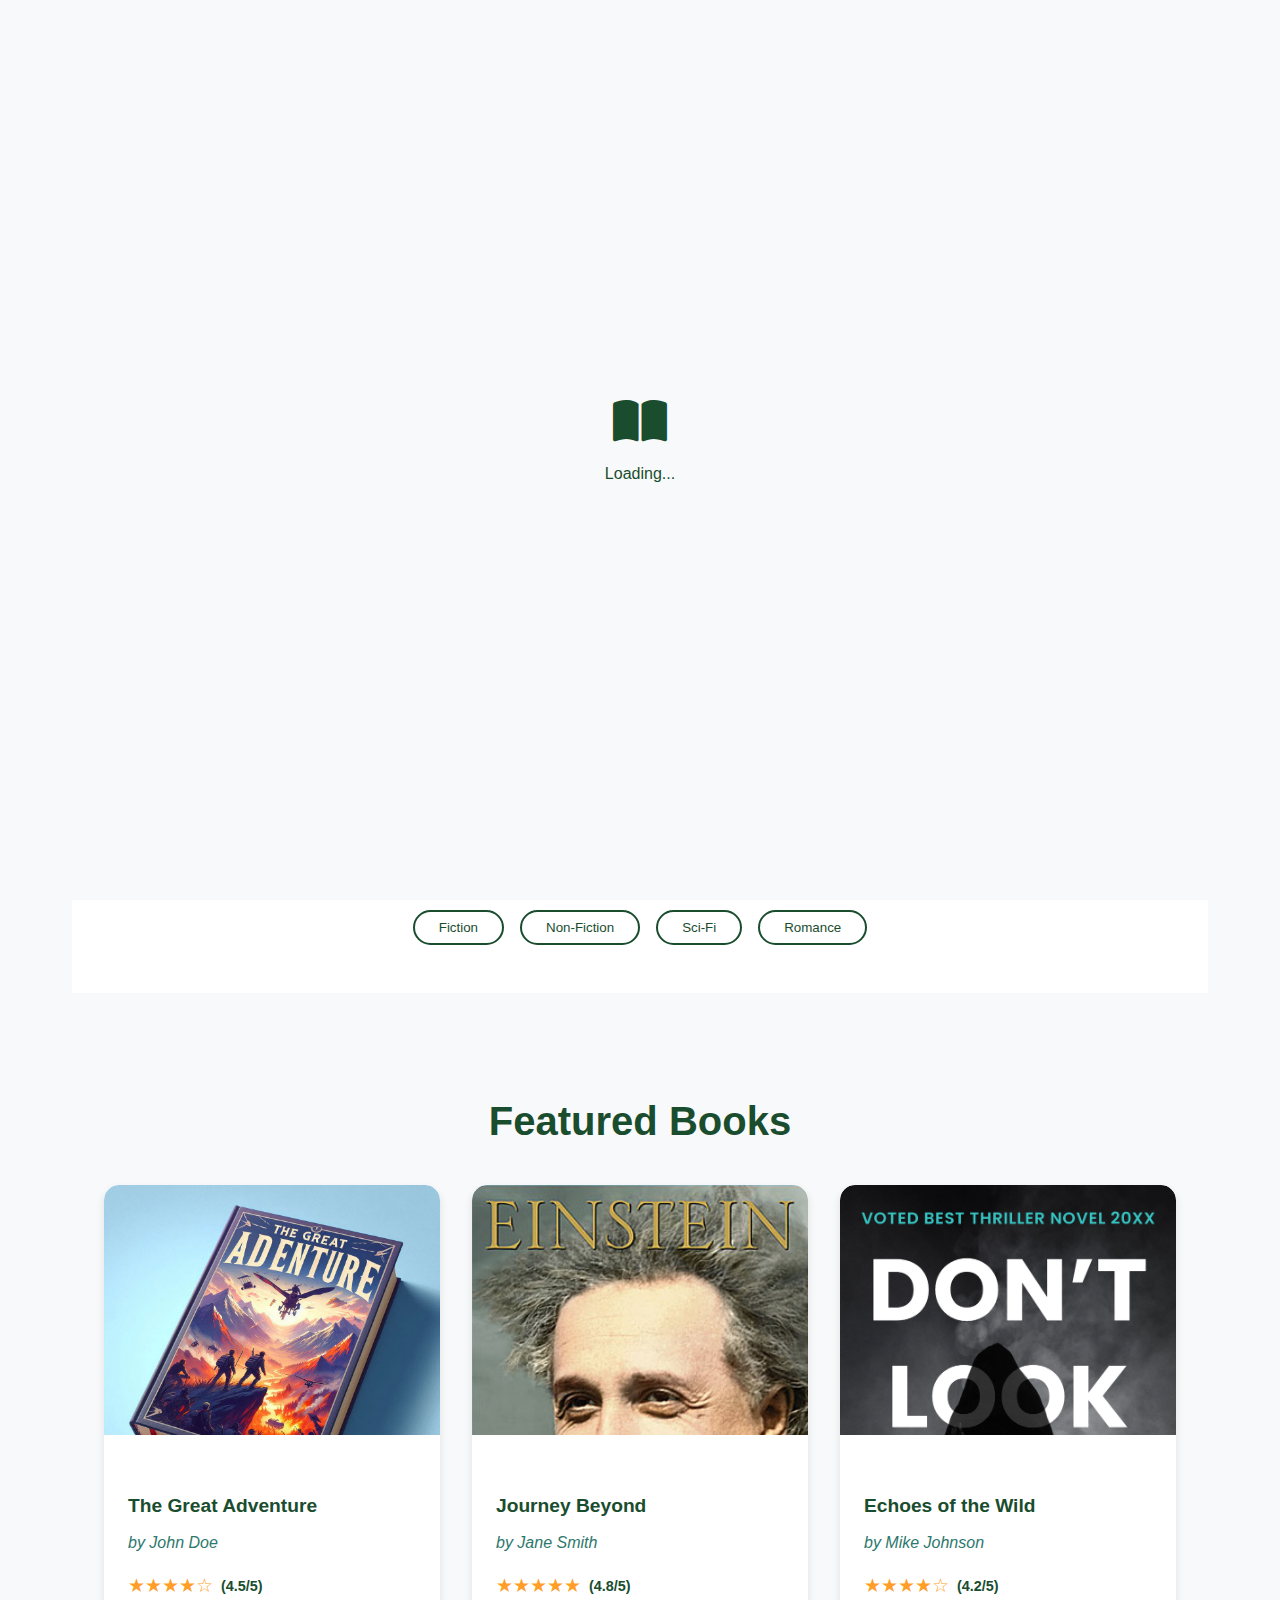
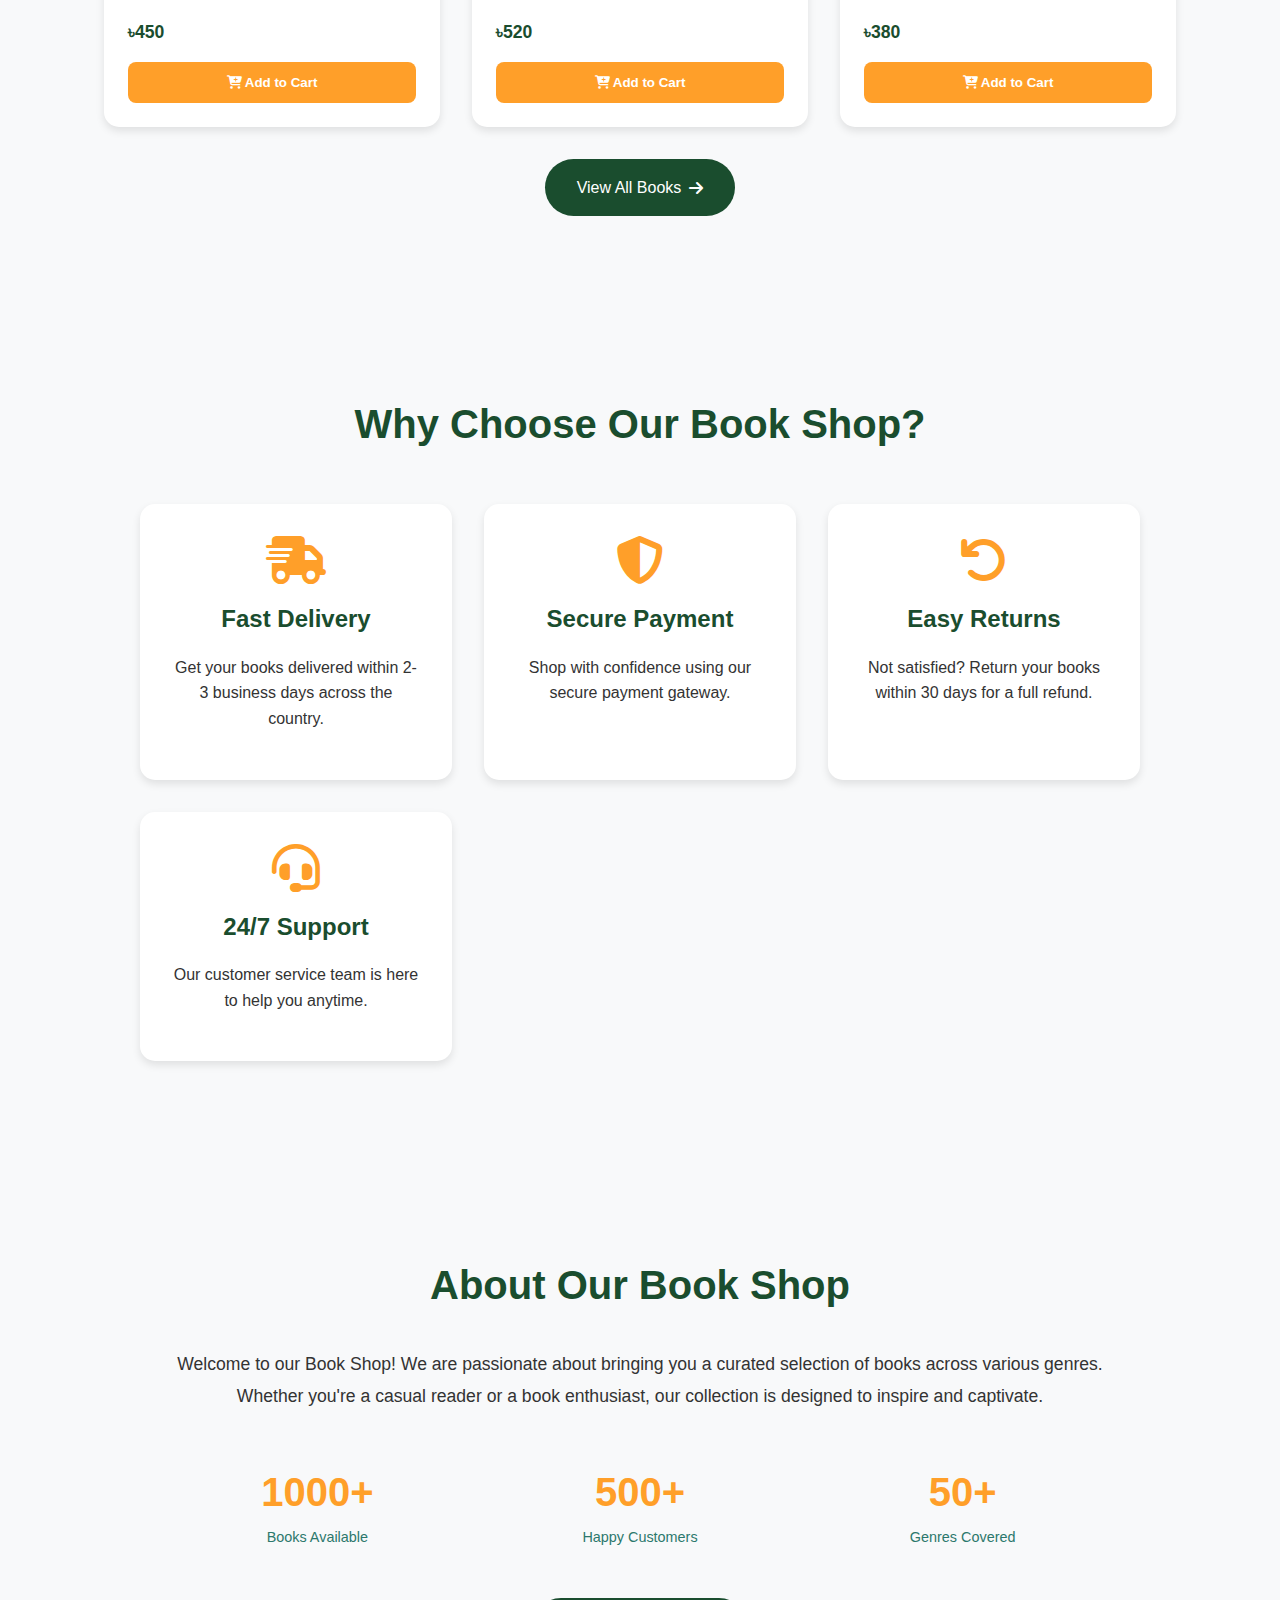
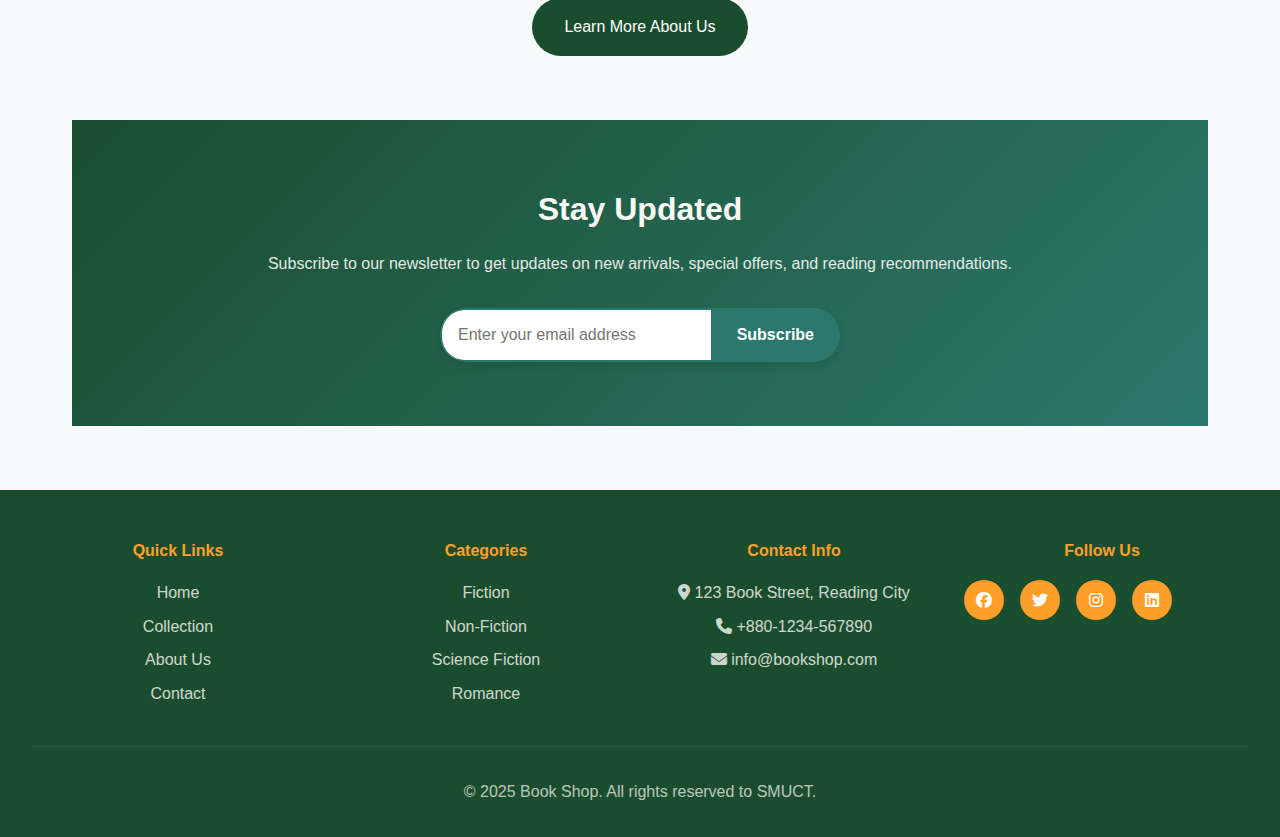
<file: index.html>
<!DOCTYPE html>
<html lang="en">
<head>
  <meta charset="UTF-8" />
  <meta name="viewport" content="width=device-width, initial-scale=1.0"/>
  <title>Book Shop | Discover Your Next Great Read</title>
  <meta name="description" content="Explore our curated collection of books across various genres. Find your next great read at our online book shop.">
  <meta name="keywords" content="books, online bookstore, fiction, non-fiction, reading, literature">
  <link rel="stylesheet" href="style.css">
  <link rel="stylesheet" href="https://cdnjs.cloudflare.com/ajax/libs/font-awesome/6.4.0/css/all.min.css">
</head>
<body>
  <div class="loader" id="loader">
    <div class="loader-content">
      <i class="fas fa-book-open"></i>
      <p>Loading...</p>
    </div>
  </div>

  <header>
    <div class="header-content">
      <h1><a href="index.html">📚 Book Shop</a></h1>
      <nav>
        <a href="index.html" class="active">Home</a>
        <a href="collection.html">Collection</a>
        <a href="about.html">About Us</a>
        <a href="contact.html">Contact</a>
        <div class="header-actions">
          <button class="theme-toggle" aria-label="Toggle theme">
            <i class="fas fa-moon"></i>
          </button>
          <div class="cart-icon">
            <i class="fas fa-shopping-cart"></i>
            <span class="cart-count">0</span>
          </div>
        </div>
      </nav>
    </div>
  </header>
  <main>
    <section class="hero">
      <div class="hero-content">
        <h2>Discover Your Next Great Read</h2>
        <p>Explore a world of stories, knowledge, and imagination with our carefully curated collection of books.</p>
        <div class="hero-actions">
          <a href="collection.html" class="cta-button primary">Browse Collection</a>
          <a href="#featured" class="cta-button secondary">See Featured Books</a>
        </div>
      </div>
      <div class="hero-image">
        <i class="fas fa-book-reader"></i>
      </div>
    </section>

    <section class="quick-search">
      <div class="search-container">
        <h3>Find Your Perfect Book</h3>
        <div class="search-box">
          <input type="text" placeholder="Search books, authors, or genres..." aria-label="Search books">
          <button type="button" aria-label="Search"><i class="fas fa-search"></i></button>
        </div>
        <div class="quick-filters">
          <button class="filter-btn" data-genre="fiction">Fiction</button>
          <button class="filter-btn" data-genre="non-fiction">Non-Fiction</button>
          <button class="filter-btn" data-genre="sci-fi">Sci-Fi</button>
          <button class="filter-btn" data-genre="romance">Romance</button>
        </div>
      </div>
    </section>

    <section id="featured" class="featured-books">
      <h2>Featured Books</h2>
      <div class="books-grid">
        <div class="book-card" data-book-id="book1">
          <div class="book-cover">
            <img src="images/TGA_CoverPage.png" alt="The Great Adventure" loading="lazy">
            <div class="book-overlay">
              <a href="book1.html" class="view-details">View Details</a>
            </div>
          </div>
          <div class="book-info">
            <h3>The Great Adventure</h3>
            <p class="author">by John Doe</p>
            <div class="rating">
              <span class="stars">★★★★☆</span>
              <span class="rating-text">(4.5/5)</span>
            </div>
            <p class="price">৳450</p>
            <button class="add-to-cart-btn" onclick="addToCart('book1', 'The Great Adventure', '৳450', 'images/TGA_CoverPage.png')">
              <i class="fas fa-cart-plus"></i> Add to Cart
            </button>
          </div>
        </div>

        <div class="book-card" data-book-id="book2">
          <div class="book-cover">
            <img src="images/book2.jpg" alt="Journey Beyond" loading="lazy">
            <div class="book-overlay">
              <a href="book2.html" class="view-details">View Details</a>
            </div>
          </div>
          <div class="book-info">
            <h3>Journey Beyond</h3>
            <p class="author">by Jane Smith</p>
            <div class="rating">
              <span class="stars">★★★★★</span>
              <span class="rating-text">(4.8/5)</span>
            </div>
            <p class="price">৳520</p>
            <button class="add-to-cart-btn" onclick="addToCart('book2', 'Journey Beyond', '৳520', 'images/book2.jpg')">
              <i class="fas fa-cart-plus"></i> Add to Cart
            </button>
          </div>
        </div>

        <div class="book-card" data-book-id="book3">
          <div class="book-cover">
            <img src="images/book3.png" alt="Echoes of the Wild" loading="lazy">
            <div class="book-overlay">
              <a href="book3.html" class="view-details">View Details</a>
            </div>
          </div>
          <div class="book-info">
            <h3>Echoes of the Wild</h3>
            <p class="author">by Mike Johnson</p>
            <div class="rating">
              <span class="stars">★★★★☆</span>
              <span class="rating-text">(4.2/5)</span>
            </div>
            <p class="price">৳380</p>
            <button class="add-to-cart-btn" onclick="addToCart('book3', 'Echoes of the Wild', '৳380', 'images/book3.png')">
              <i class="fas fa-cart-plus"></i> Add to Cart
            </button>
          </div>
        </div>
      </div>
      <div class="section-footer">
        <a href="collection.html" class="view-all-btn">View All Books <i class="fas fa-arrow-right"></i></a>
      </div>
    </section>

    <section class="why-choose-us">
      <h2>Why Choose Our Book Shop?</h2>
      <div class="features-grid">
        <div class="feature-card">
          <i class="fas fa-shipping-fast"></i>
          <h3>Fast Delivery</h3>
          <p>Get your books delivered within 2-3 business days across the country.</p>
        </div>
        <div class="feature-card">
          <i class="fas fa-shield-alt"></i>
          <h3>Secure Payment</h3>
          <p>Shop with confidence using our secure payment gateway.</p>
        </div>
        <div class="feature-card">
          <i class="fas fa-undo"></i>
          <h3>Easy Returns</h3>
          <p>Not satisfied? Return your books within 30 days for a full refund.</p>
        </div>
        <div class="feature-card">
          <i class="fas fa-headset"></i>
          <h3>24/7 Support</h3>
          <p>Our customer service team is here to help you anytime.</p>
        </div>
      </div>
    </section>

    <section class="about-us">
      <div class="about-content">
        <h2>About Our Book Shop</h2>
        <p>Welcome to our Book Shop! We are passionate about bringing you a curated selection of books across various genres. Whether you're a casual reader or a book enthusiast, our collection is designed to inspire and captivate.</p>
        <div class="stats">
          <div class="stat">
            <span class="stat-number">1000+</span>
            <span class="stat-label">Books Available</span>
          </div>
          <div class="stat">
            <span class="stat-number">500+</span>
            <span class="stat-label">Happy Customers</span>
          </div>
          <div class="stat">
            <span class="stat-number">50+</span>
            <span class="stat-label">Genres Covered</span>
          </div>
        </div>
        <a href="about.html" class="learn-more-btn">Learn More About Us</a>
      </div>
    </section>

    <section class="newsletter">
      <div class="newsletter-content">
        <h2>Stay Updated</h2>
        <p>Subscribe to our newsletter to get updates on new arrivals, special offers, and reading recommendations.</p>
        <form class="newsletter-form">
          <input type="email" placeholder="Enter your email address" required>
          <button type="submit">Subscribe</button>
        </form>
      </div>
    </section>
  </main>
  <footer>
    <div class="footer-content">
      <div class="footer-section">
        <h4>Quick Links</h4>
        <ul>
          <li><a href="index.html">Home</a></li>
          <li><a href="collection.html">Collection</a></li>
          <li><a href="about.html">About Us</a></li>
          <li><a href="contact.html">Contact</a></li>
        </ul>
      </div>
      <div class="footer-section">
        <h4>Categories</h4>
        <ul>
          <li><a href="collection.html#fiction">Fiction</a></li>
          <li><a href="collection.html#non-fiction">Non-Fiction</a></li>
          <li><a href="collection.html#sci-fi">Science Fiction</a></li>
          <li><a href="collection.html#romance">Romance</a></li>
        </ul>
      </div>
      <div class="footer-section">
        <h4>Contact Info</h4>
        <p><i class="fas fa-map-marker-alt"></i> 123 Book Street, Reading City</p>
        <p><i class="fas fa-phone"></i> +880-1234-567890</p>
        <p><i class="fas fa-envelope"></i> info@bookshop.com</p>
      </div>
      <div class="footer-section">
        <h4>Follow Us</h4>
        <div class="social-links">
          <a href="#" class="social-link"><i class="fab fa-facebook"></i></a>
          <a href="#" class="social-link"><i class="fab fa-twitter"></i></a>
          <a href="#" class="social-link"><i class="fab fa-instagram"></i></a>
          <a href="#" class="social-link"><i class="fab fa-linkedin"></i></a>
        </div>
      </div>
    </div>
    <div class="footer-bottom">
      <p>&copy; 2025 Book Shop. All rights reserved to SMUCT.</p>
    </div>
  </footer>

  <script src="script.js"></script>
</body>
</html>
</file>
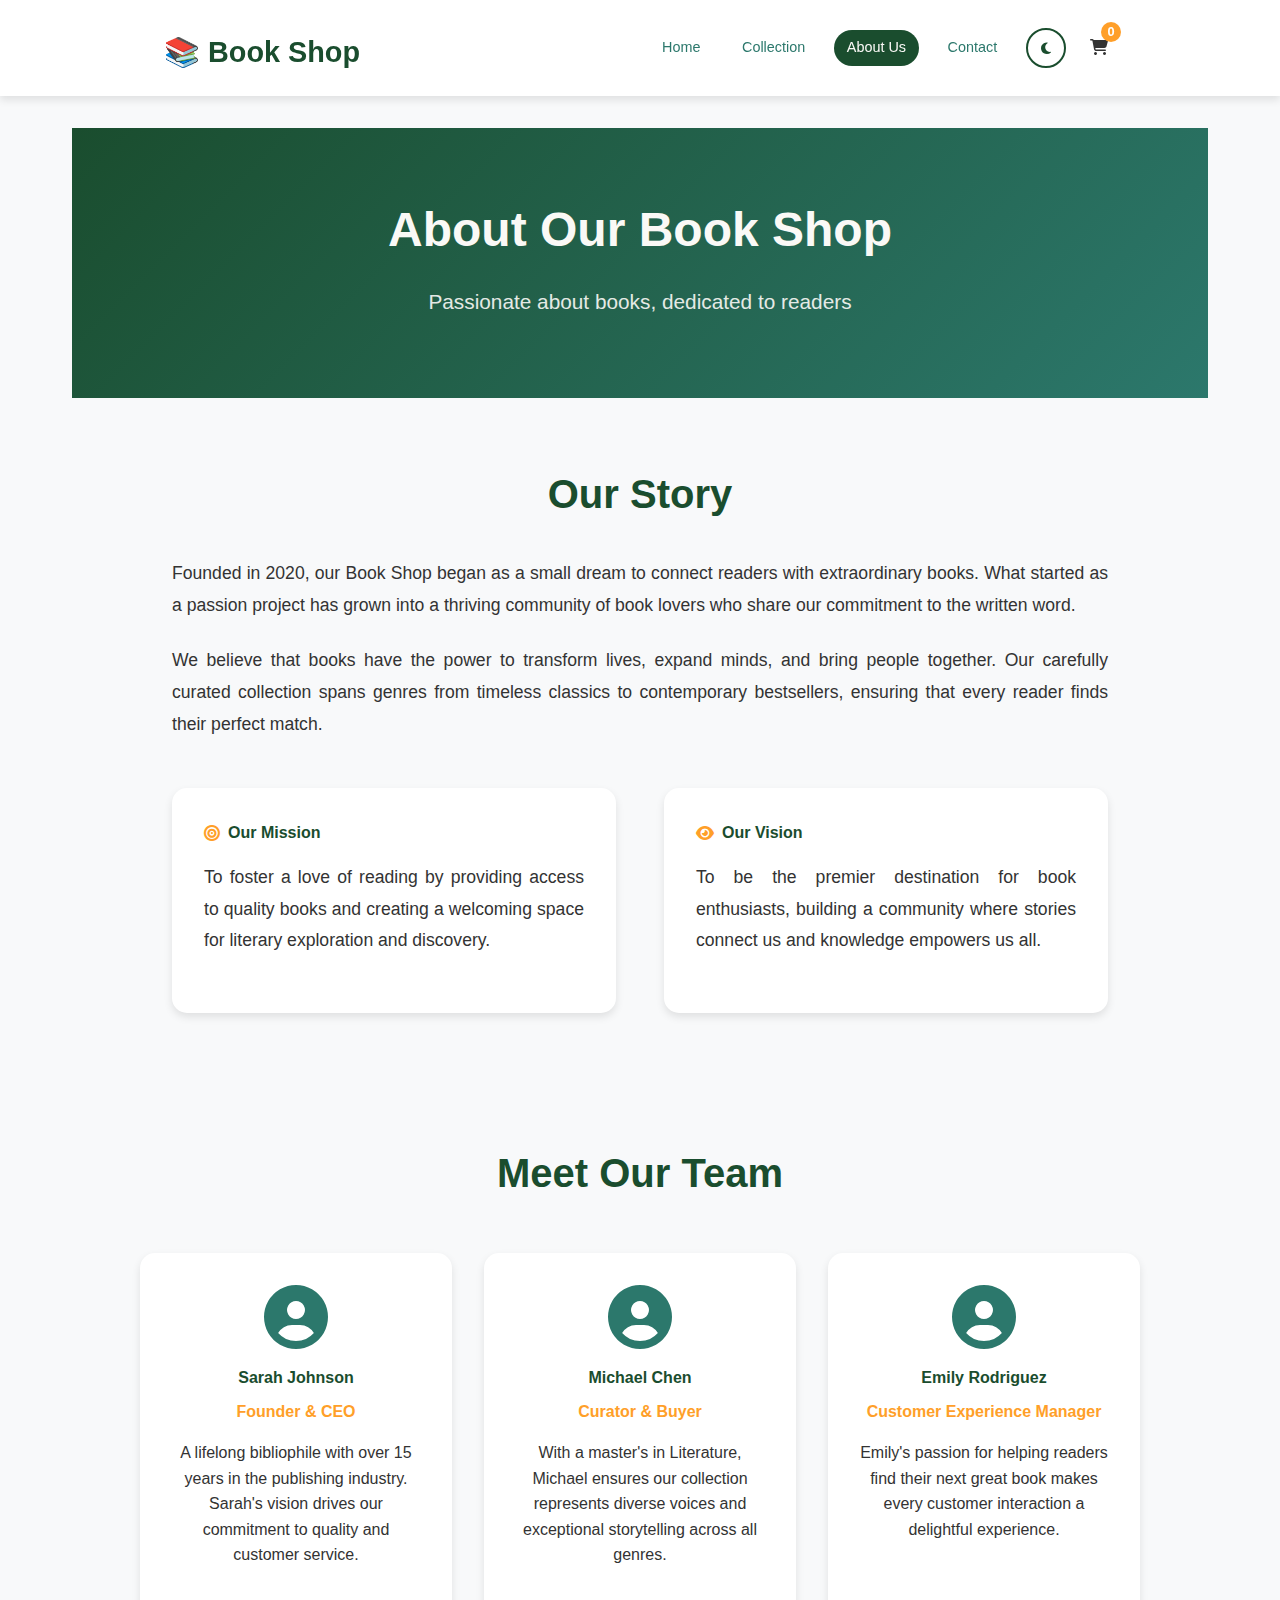
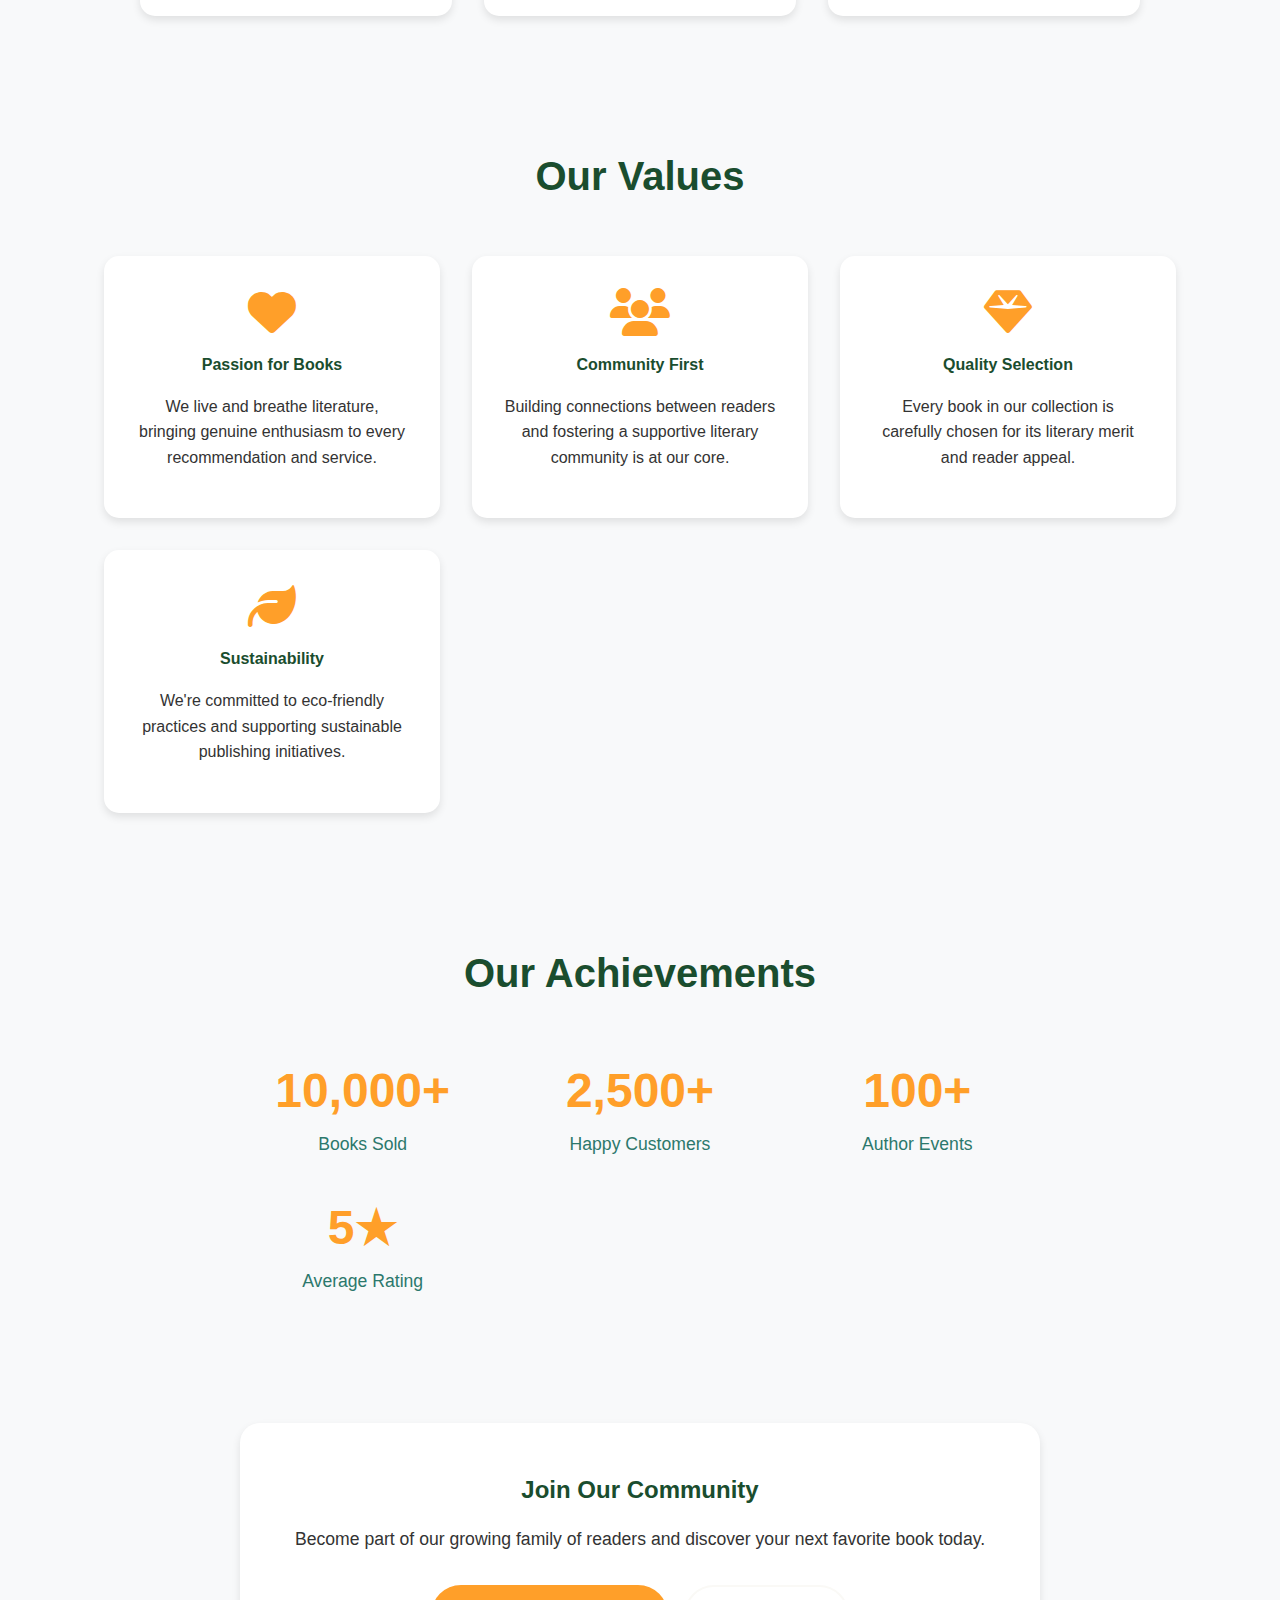
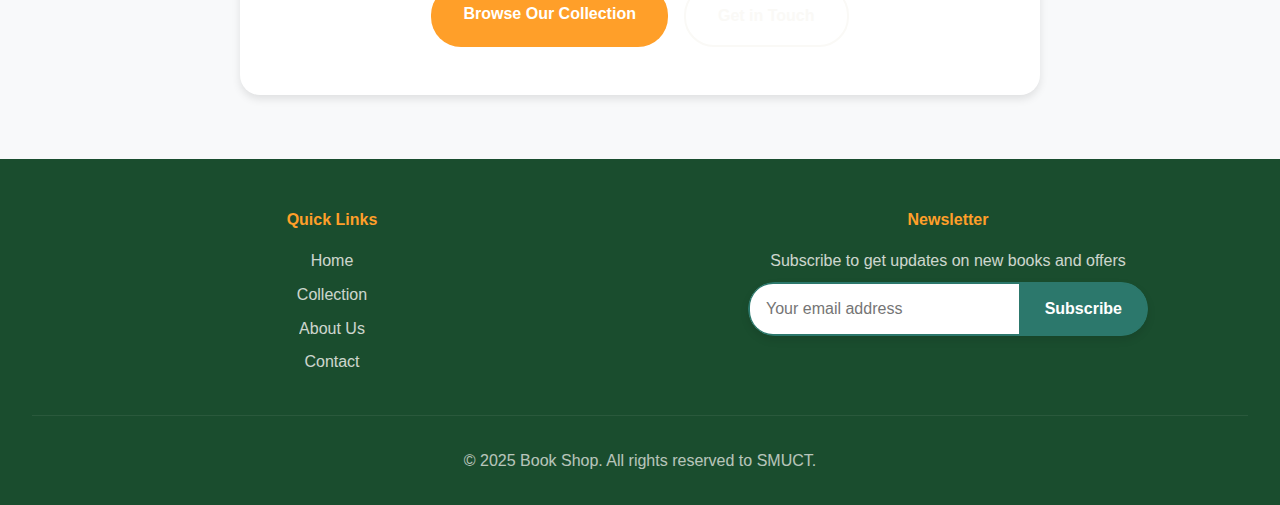
<file: about.html>
<!DOCTYPE html>
<html lang="en">
<head>
    <meta charset="UTF-8">
    <meta name="viewport" content="width=device-width, initial-scale=1.0">
    <title>About Us | Book Shop</title>
    <meta name="description" content="Learn about our mission, values, and passion for bringing quality books to readers everywhere.">
    <link rel="stylesheet" href="style.css">
    <link rel="stylesheet" href="https://cdnjs.cloudflare.com/ajax/libs/font-awesome/6.4.0/css/all.min.css">
</head>
<body>
    <header>
        <div class="header-content">
            <h1><a href="index.html">📚 Book Shop</a></h1>
            <nav>
                <a href="index.html">Home</a>
                <a href="collection.html">Collection</a>
                <a href="about.html" class="active">About Us</a>
                <a href="contact.html">Contact</a>
                <div class="header-actions">
                    <button class="theme-toggle" aria-label="Toggle theme">
                        <i class="fas fa-moon"></i>
                    </button>
                    <div class="cart-icon">
                        <i class="fas fa-shopping-cart"></i>
                        <span class="cart-count">0</span>
                    </div>
                </div>
            </nav>
        </div>
    </header>

    <main>
        <section class="about-hero">
            <h2>About Our Book Shop</h2>
            <p>Passionate about books, dedicated to readers</p>
        </section>

        <section class="about-story">
            <div class="story-content">
                <h3>Our Story</h3>
                <p>Founded in 2020, our Book Shop began as a small dream to connect readers with extraordinary books. What started as a passion project has grown into a thriving community of book lovers who share our commitment to the written word.</p>
                
                <p>We believe that books have the power to transform lives, expand minds, and bring people together. Our carefully curated collection spans genres from timeless classics to contemporary bestsellers, ensuring that every reader finds their perfect match.</p>
                
                <div class="mission-vision">
                    <div class="mission">
                        <h4><i class="fas fa-bullseye"></i> Our Mission</h4>
                        <p>To foster a love of reading by providing access to quality books and creating a welcoming space for literary exploration and discovery.</p>
                    </div>
                    <div class="vision">
                        <h4><i class="fas fa-eye"></i> Our Vision</h4>
                        <p>To be the premier destination for book enthusiasts, building a community where stories connect us and knowledge empowers us all.</p>
                    </div>
                </div>
            </div>
        </section>

        <section class="team-section">
            <h3>Meet Our Team</h3>
            <div class="team-grid">
                <div class="team-member">
                    <div class="member-photo">
                        <i class="fas fa-user-circle"></i>
                    </div>
                    <h4>Sarah Johnson</h4>
                    <p class="role">Founder & CEO</p>
                    <p>A lifelong bibliophile with over 15 years in the publishing industry. Sarah's vision drives our commitment to quality and customer service.</p>
                </div>
                <div class="team-member">
                    <div class="member-photo">
                        <i class="fas fa-user-circle"></i>
                    </div>
                    <h4>Michael Chen</h4>
                    <p class="role">Curator & Buyer</p>
                    <p>With a master's in Literature, Michael ensures our collection represents diverse voices and exceptional storytelling across all genres.</p>
                </div>
                <div class="team-member">
                    <div class="member-photo">
                        <i class="fas fa-user-circle"></i>
                    </div>
                    <h4>Emily Rodriguez</h4>
                    <p class="role">Customer Experience Manager</p>
                    <p>Emily's passion for helping readers find their next great book makes every customer interaction a delightful experience.</p>
                </div>
            </div>
        </section>

        <section class="values-section">
            <h3>Our Values</h3>
            <div class="values-grid">
                <div class="value-card">
                    <i class="fas fa-heart"></i>
                    <h4>Passion for Books</h4>
                    <p>We live and breathe literature, bringing genuine enthusiasm to every recommendation and service.</p>
                </div>
                <div class="value-card">
                    <i class="fas fa-users"></i>
                    <h4>Community First</h4>
                    <p>Building connections between readers and fostering a supportive literary community is at our core.</p>
                </div>
                <div class="value-card">
                    <i class="fas fa-gem"></i>
                    <h4>Quality Selection</h4>
                    <p>Every book in our collection is carefully chosen for its literary merit and reader appeal.</p>
                </div>
                <div class="value-card">
                    <i class="fas fa-leaf"></i>
                    <h4>Sustainability</h4>
                    <p>We're committed to eco-friendly practices and supporting sustainable publishing initiatives.</p>
                </div>
            </div>
        </section>

        <section class="achievements-section">
            <h3>Our Achievements</h3>
            <div class="achievements-stats">
                <div class="achievement">
                    <span class="achievement-number">10,000+</span>
                    <span class="achievement-label">Books Sold</span>
                </div>
                <div class="achievement">
                    <span class="achievement-number">2,500+</span>
                    <span class="achievement-label">Happy Customers</span>
                </div>
                <div class="achievement">
                    <span class="achievement-number">100+</span>
                    <span class="achievement-label">Author Events</span>
                </div>
                <div class="achievement">
                    <span class="achievement-number">5★</span>
                    <span class="achievement-label">Average Rating</span>
                </div>
            </div>
        </section>

        <section class="cta-section">
            <h3>Join Our Community</h3>
            <p>Become part of our growing family of readers and discover your next favorite book today.</p>
            <div class="cta-actions">
                <a href="collection.html" class="cta-button primary">Browse Our Collection</a>
                <a href="contact.html" class="cta-button secondary">Get in Touch</a>
            </div>
        </section>
    </main>

    <footer>
        <div class="footer-content">
            <div class="footer-section">
                <h4>Quick Links</h4>
                <ul>
                    <li><a href="index.html">Home</a></li>
                    <li><a href="collection.html">Collection</a></li>
                    <li><a href="about.html">About Us</a></li>
                    <li><a href="contact.html">Contact</a></li>
                </ul>
            </div>
            <div class="footer-section">
                <h4>Newsletter</h4>
                <p>Subscribe to get updates on new books and offers</p>
                <form class="newsletter-form">
                    <input type="email" placeholder="Your email address">
                    <button type="submit">Subscribe</button>
                </form>
            </div>
        </div>
        <div class="footer-bottom">
            <p>&copy; 2025 Book Shop. All rights reserved to SMUCT.</p>
        </div>
    </footer>

    <script src="script.js"></script>
</body>
</html>
</file>
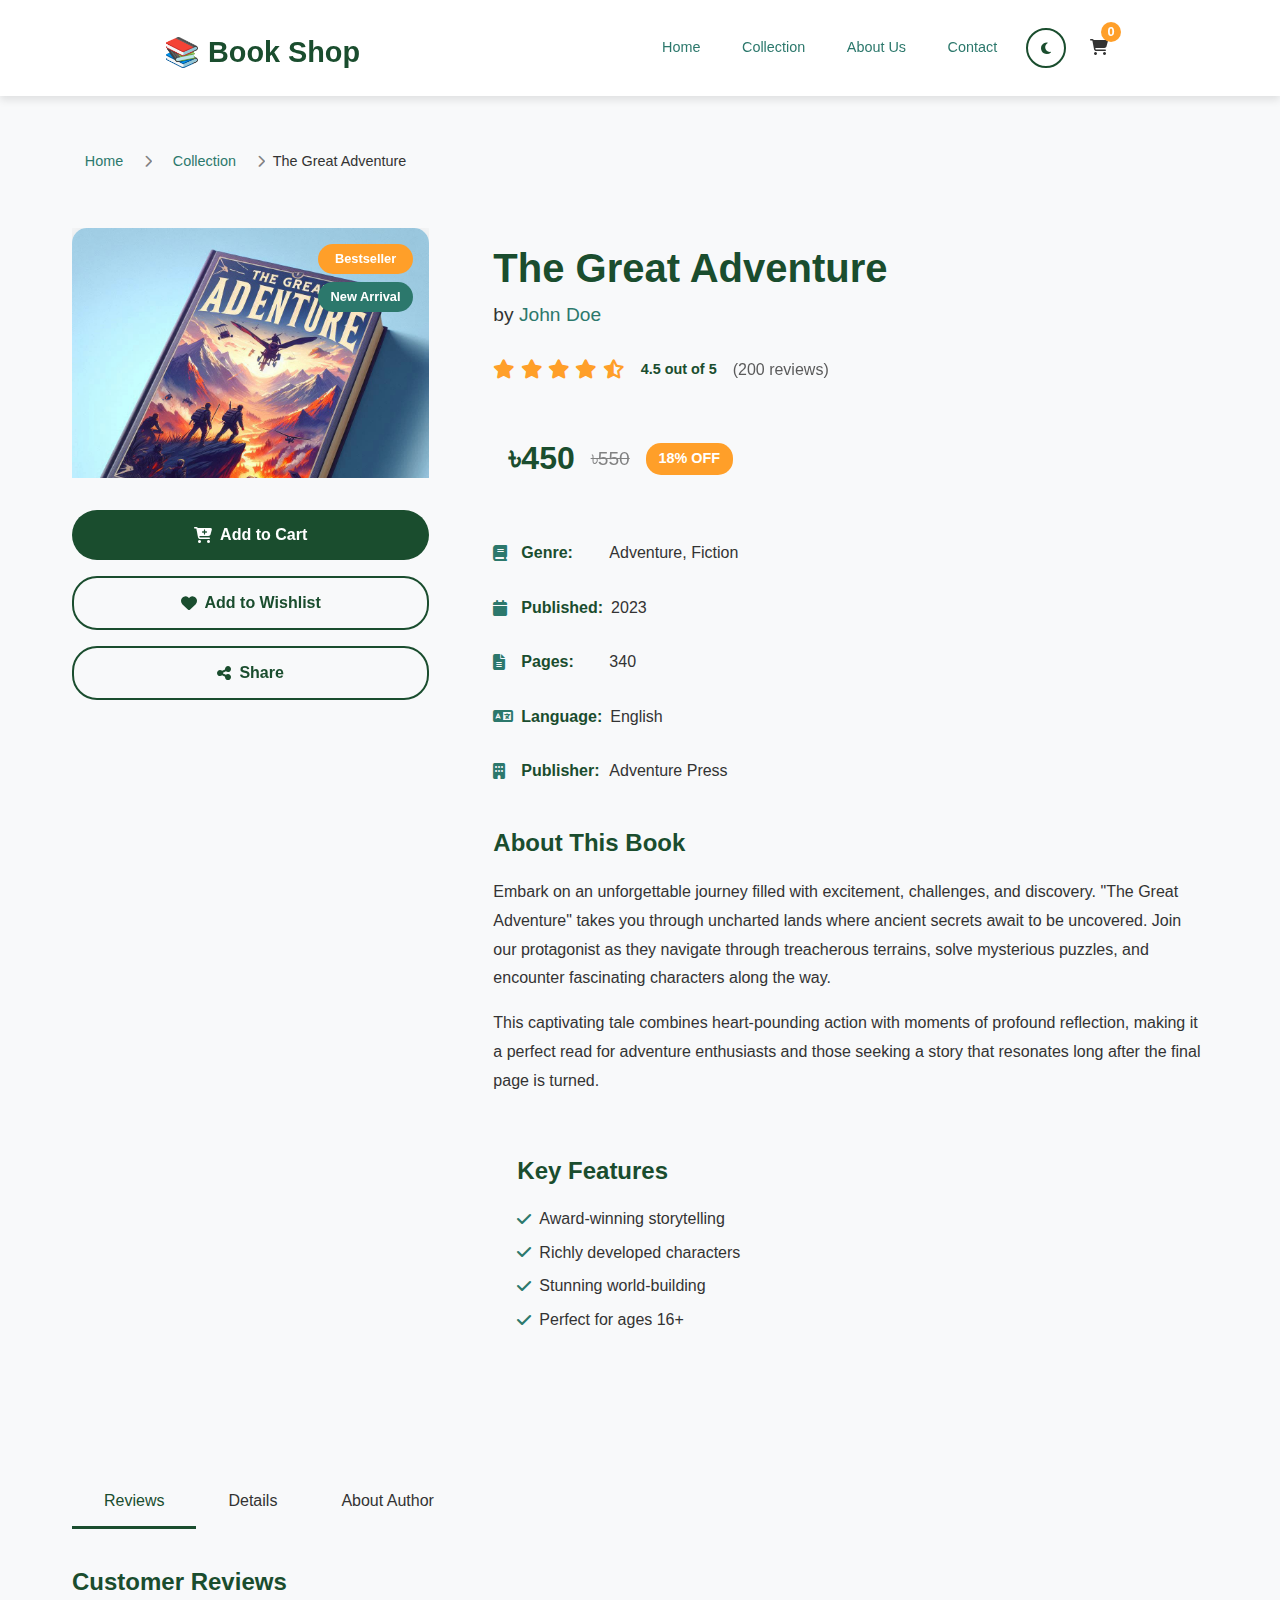
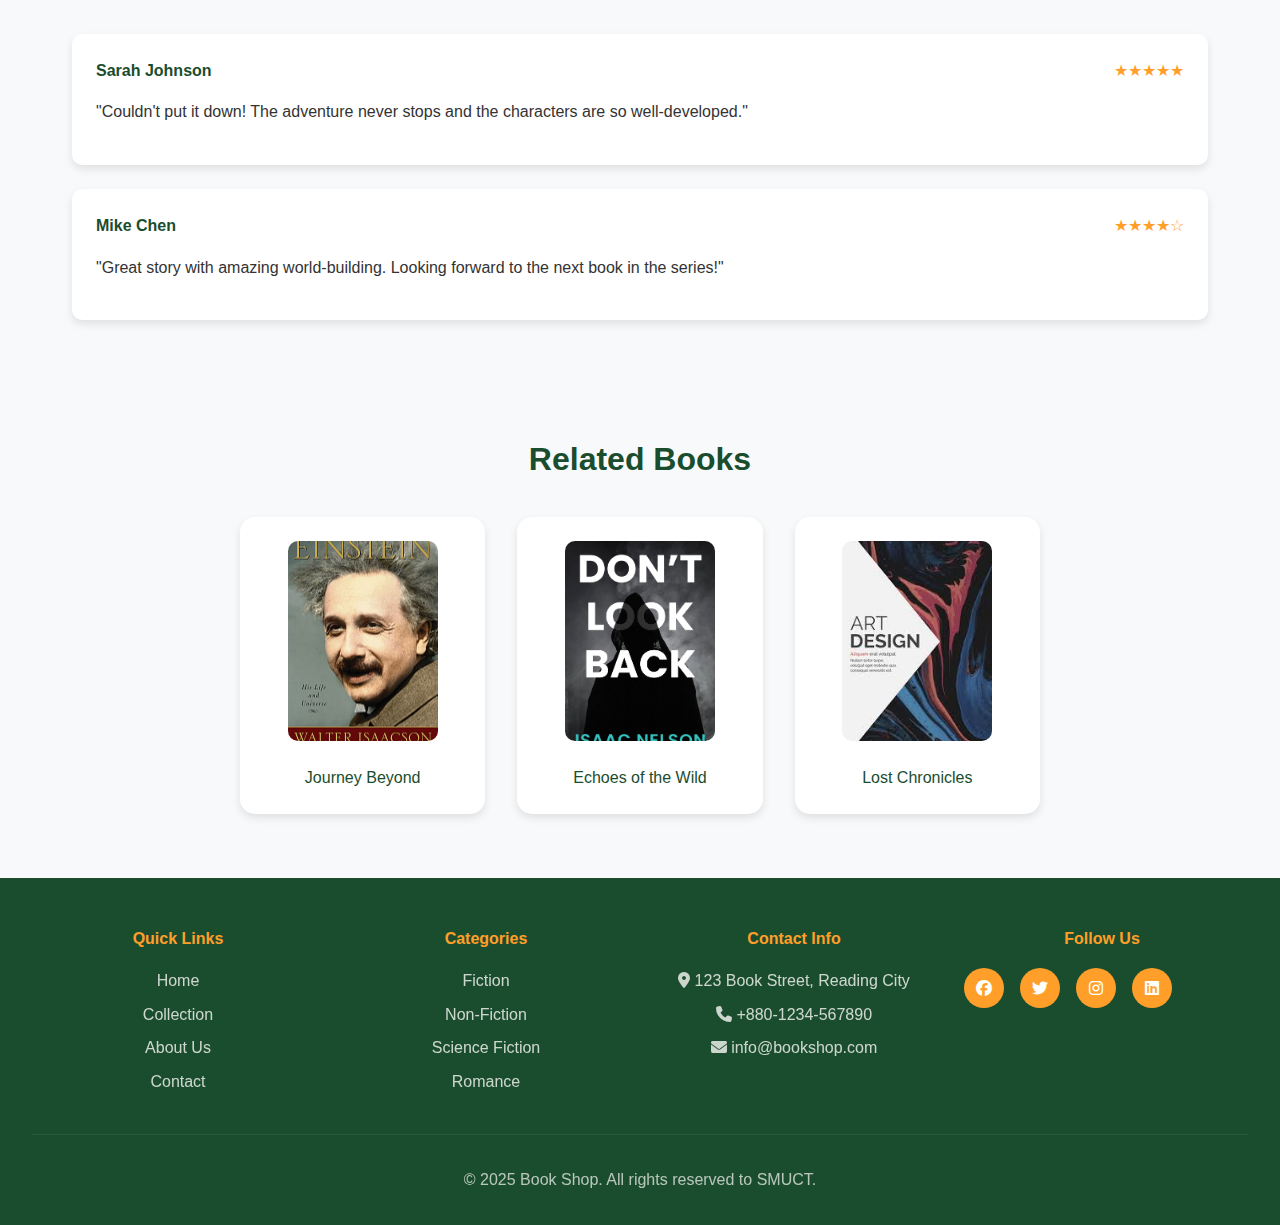
<file: book1.html>
<!DOCTYPE html>
<html lang="en">
<head>
  <meta charset="UTF-8" />
  <meta name="viewport" content="width=device-width, initial-scale=1.0"/>
  <title>The Great Adventure - Book Details</title>
  <link rel="stylesheet" href="style.css" />
  <link rel="stylesheet" href="https://cdnjs.cloudflare.com/ajax/libs/font-awesome/6.4.0/css/all.min.css">
</head>
<body>
  <header>
    <div class="header-content">
      <h1><a href="index.html">📚 Book Shop</a></h1>
      <nav>
        <a href="index.html">Home</a>
        <a href="collection.html">Collection</a>
        <a href="about.html">About Us</a>
        <a href="contact.html">Contact</a>
        <div class="header-actions">
          <button class="theme-toggle" aria-label="Toggle theme">
            <i class="fas fa-moon"></i>
          </button>
          <div class="cart-icon">
            <i class="fas fa-shopping-cart"></i>
            <span class="cart-count">0</span>
          </div>
        </div>
      </nav>
    </div>
  </header>

  <main class="book-details">
    <!-- Breadcrumb -->
    <nav class="breadcrumb">
      <a href="index.html">Home</a>
      <span class="separator"><i class="fas fa-chevron-right"></i></span>
      <a href="collection.html">Collection</a>
      <span class="separator"><i class="fas fa-chevron-right"></i></span>
      <span class="current">The Great Adventure</span>
    </nav>

    <div class="book-detail-container">
      <div class="book-image-section">
        <div class="book-cover">
          <img src="images/TGA_CoverPage.png" alt="The Great Adventure Cover">
          <div class="book-badges">
            <span class="badge bestseller">Bestseller</span>
            <span class="badge new">New Arrival</span>
          </div>
        </div>
        <div class="book-actions">
          <button class="btn-primary add-to-cart" onclick="addToCart('book1', 'The Great Adventure', '৳450', 'images/TGA_CoverPage.png')">
            <i class="fas fa-cart-plus"></i> Add to Cart
          </button>
          <button class="btn-secondary add-to-wishlist">
            <i class="fas fa-heart"></i> Add to Wishlist
          </button>
          <button class="btn-secondary share-book">
            <i class="fas fa-share-alt"></i> Share
          </button>
        </div>
      </div>

      <div class="book-info-section">
        <h1 class="book-title">The Great Adventure</h1>
        <p class="book-author">by <a href="#" class="author-link">John Doe</a></p>
        
        <div class="book-rating">
          <div class="stars">
            <i class="fas fa-star"></i>
            <i class="fas fa-star"></i>
            <i class="fas fa-star"></i>
            <i class="fas fa-star"></i>
            <i class="fas fa-star-half-alt"></i>
          </div>
          <span class="rating-text">4.5 out of 5</span>
          <span class="review-count">(200 reviews)</span>
        </div>

        <div class="book-price">
          <span class="current-price">৳450</span>
          <span class="original-price">৳550</span>
          <span class="discount">18% OFF</span>
        </div>

        <div class="book-meta">
          <div class="meta-item">
            <i class="fas fa-book"></i>
            <span class="meta-label">Genre:</span>
            <span class="meta-value">Adventure, Fiction</span>
          </div>
          <div class="meta-item">
            <i class="fas fa-calendar"></i>
            <span class="meta-label">Published:</span>
            <span class="meta-value">2023</span>
          </div>
          <div class="meta-item">
            <i class="fas fa-file-alt"></i>
            <span class="meta-label">Pages:</span>
            <span class="meta-value">340</span>
          </div>
          <div class="meta-item">
            <i class="fas fa-language"></i>
            <span class="meta-label">Language:</span>
            <span class="meta-value">English</span>
          </div>
          <div class="meta-item">
            <i class="fas fa-building"></i>
            <span class="meta-label">Publisher:</span>
            <span class="meta-value">Adventure Press</span>
          </div>
        </div>

        <div class="book-description">
          <h3>About This Book</h3>
          <p>
            Embark on an unforgettable journey filled with excitement, challenges, and discovery. "The Great Adventure" takes you through uncharted lands where ancient secrets await to be uncovered. Join our protagonist as they navigate through treacherous terrains, solve mysterious puzzles, and encounter fascinating characters along the way.
          </p>
          <p>
            This captivating tale combines heart-pounding action with moments of profound reflection, making it a perfect read for adventure enthusiasts and those seeking a story that resonates long after the final page is turned.
          </p>
        </div>

        <div class="book-highlights">
          <h3>Key Features</h3>
          <ul>
            <li><i class="fas fa-check"></i> Award-winning storytelling</li>
            <li><i class="fas fa-check"></i> Richly developed characters</li>
            <li><i class="fas fa-check"></i> Stunning world-building</li>
            <li><i class="fas fa-check"></i> Perfect for ages 16+</li>
          </ul>
        </div>
      </div>
    </div>

    <!-- Additional Information Tabs -->
    <div class="book-tabs">
      <div class="tab-buttons">
        <button class="tab-btn active" data-tab="reviews">Reviews</button>
        <button class="tab-btn" data-tab="details">Details</button>
        <button class="tab-btn" data-tab="author">About Author</button>
      </div>
      
      <div class="tab-content">
        <div class="tab-panel active" id="reviews">
          <div class="reviews-section">
            <h3>Customer Reviews</h3>
            <div class="review-item">
              <div class="reviewer-info">
                <strong>Sarah Johnson</strong>
                <div class="review-stars">★★★★★</div>
              </div>
              <p>"Couldn't put it down! The adventure never stops and the characters are so well-developed."</p>
            </div>
            <div class="review-item">
              <div class="reviewer-info">
                <strong>Mike Chen</strong>
                <div class="review-stars">★★★★☆</div>
              </div>
              <p>"Great story with amazing world-building. Looking forward to the next book in the series!"</p>
            </div>
          </div>
        </div>
        
        <div class="tab-panel" id="details">
          <div class="details-section">
            <h3>Book Details</h3>
            <table class="details-table">
              <tr><td>ISBN:</td><td>978-1234567890</td></tr>
              <tr><td>Dimensions:</td><td>6 x 9 inches</td></tr>
              <tr><td>Weight:</td><td>1.2 lbs</td></tr>
              <tr><td>Binding:</td><td>Paperback</td></tr>
              <tr><td>Edition:</td><td>1st Edition</td></tr>
            </table>
          </div>
        </div>
        
        <div class="tab-panel" id="author">
          <div class="author-section">
            <h3>About John Doe</h3>
            <p>John Doe is a bestselling author known for his captivating adventure novels. With over 10 published works, he has garnered a dedicated following of readers who eagerly await each new release.</p>
            <p>His writing style combines vivid descriptions with fast-paced action, creating immersive experiences that transport readers to new worlds.</p>
          </div>
        </div>
      </div>
    </div>

    <section class="related-books">
      <h3>Related Books</h3>
      <div class="related-grid">
        <div class="related-item">
          <img src="images/book2.jpg" alt="Book 2">
          <p>Journey Beyond</p>
        </div>
        <div class="related-item">
          <img src="images/book3.png" alt="Book 3">
          <p>Echoes of the Wild</p>
        </div>
        <div class="related-item">
          <img src="images/book4.jpeg" alt="Book 4">
          <p>Lost Chronicles</p>
        </div>
      </div>
    </section>
  </main>

  <footer>
    <div class="footer-content">
      <div class="footer-section">
        <h4>Quick Links</h4>
        <ul>
          <li><a href="index.html">Home</a></li>
          <li><a href="collection.html">Collection</a></li>
          <li><a href="about.html">About Us</a></li>
          <li><a href="contact.html">Contact</a></li>
        </ul>
      </div>
      <div class="footer-section">
        <h4>Categories</h4>
        <ul>
          <li><a href="collection.html#fiction">Fiction</a></li>
          <li><a href="collection.html#non-fiction">Non-Fiction</a></li>
          <li><a href="collection.html#sci-fi">Science Fiction</a></li>
          <li><a href="collection.html#romance">Romance</a></li>
        </ul>
      </div>
      <div class="footer-section">
        <h4>Contact Info</h4>
        <p><i class="fas fa-map-marker-alt"></i> 123 Book Street, Reading City</p>
        <p><i class="fas fa-phone"></i> +880-1234-567890</p>
        <p><i class="fas fa-envelope"></i> info@bookshop.com</p>
      </div>
      <div class="footer-section">
        <h4>Follow Us</h4>
        <div class="social-links">
          <a href="#" class="social-link"><i class="fab fa-facebook"></i></a>
          <a href="#" class="social-link"><i class="fab fa-twitter"></i></a>
          <a href="#" class="social-link"><i class="fab fa-instagram"></i></a>
          <a href="#" class="social-link"><i class="fab fa-linkedin"></i></a>
        </div>
      </div>
    </div>
    <div class="footer-bottom">
      <p>&copy; 2025 Book Shop. All rights reserved to SMUCT.</p>
    </div>
  </footer>

  <script src="script.js"></script>
</body>
</html>
</file>
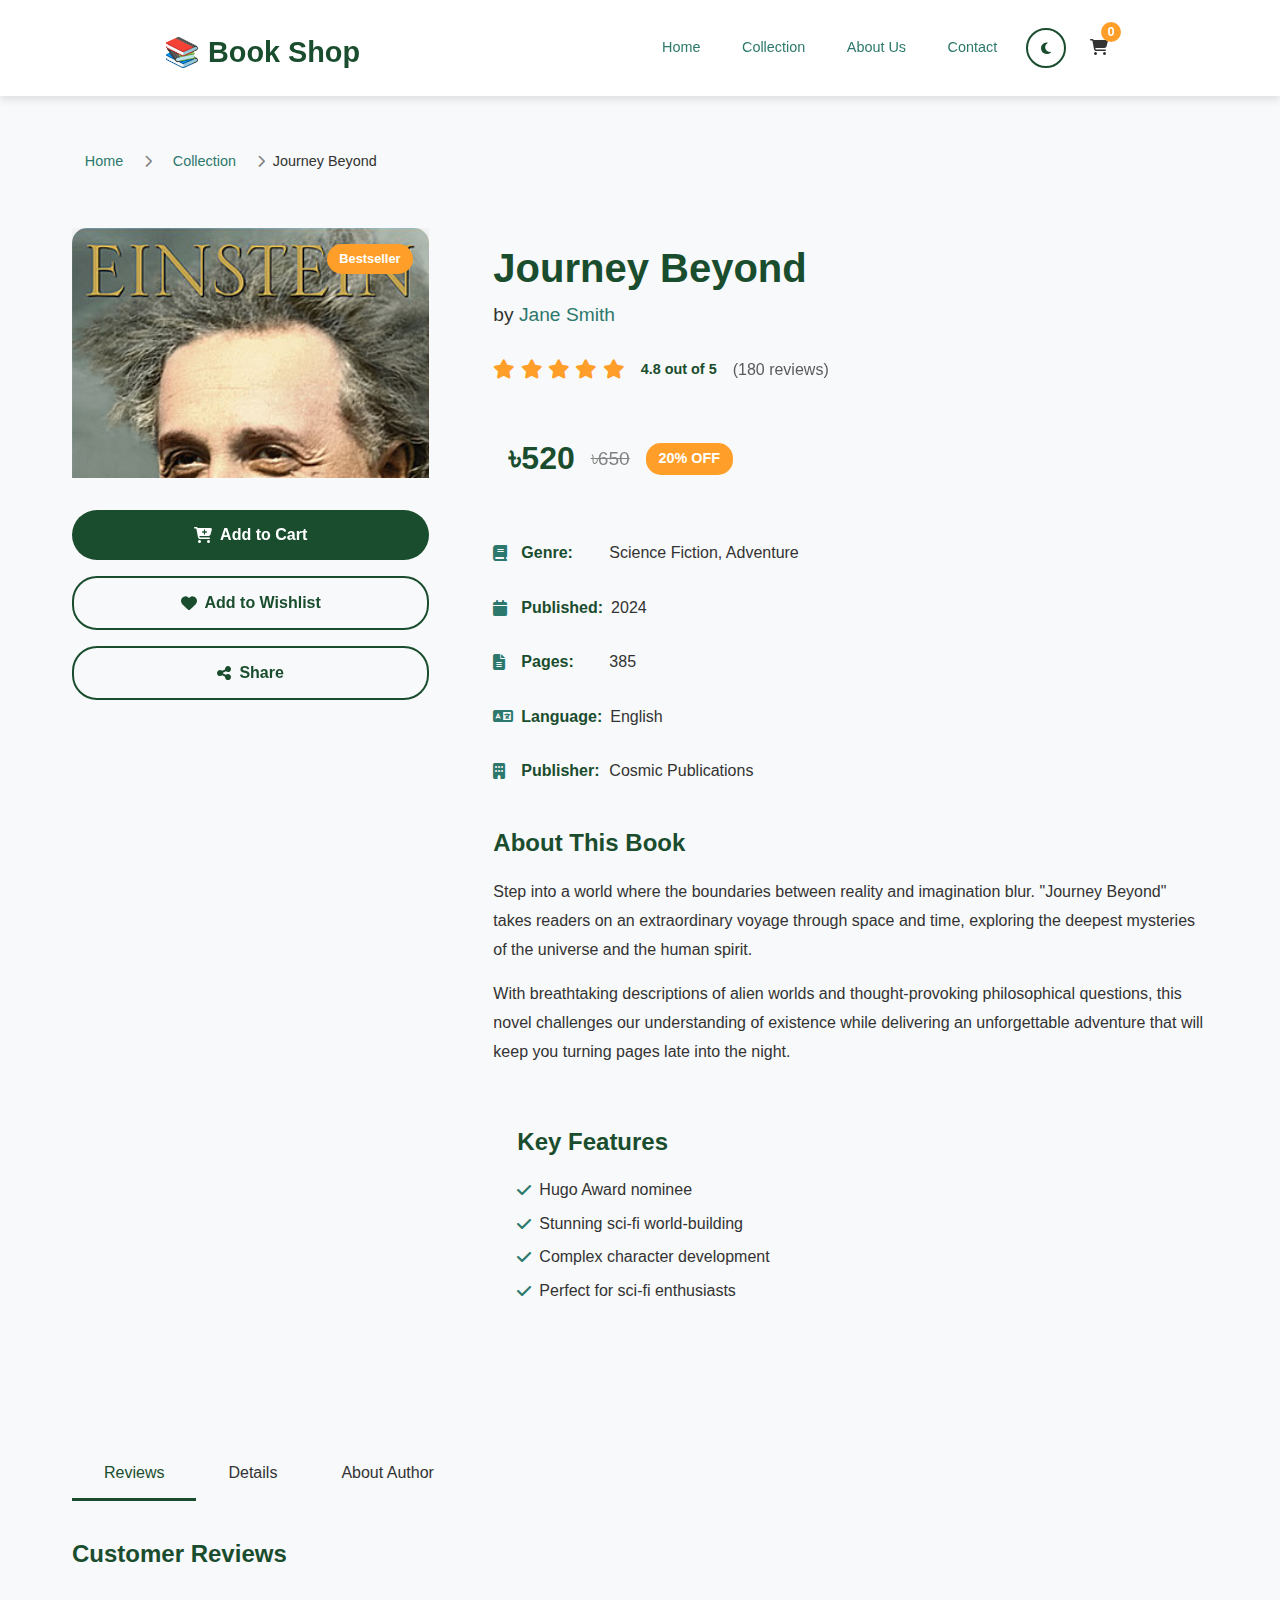
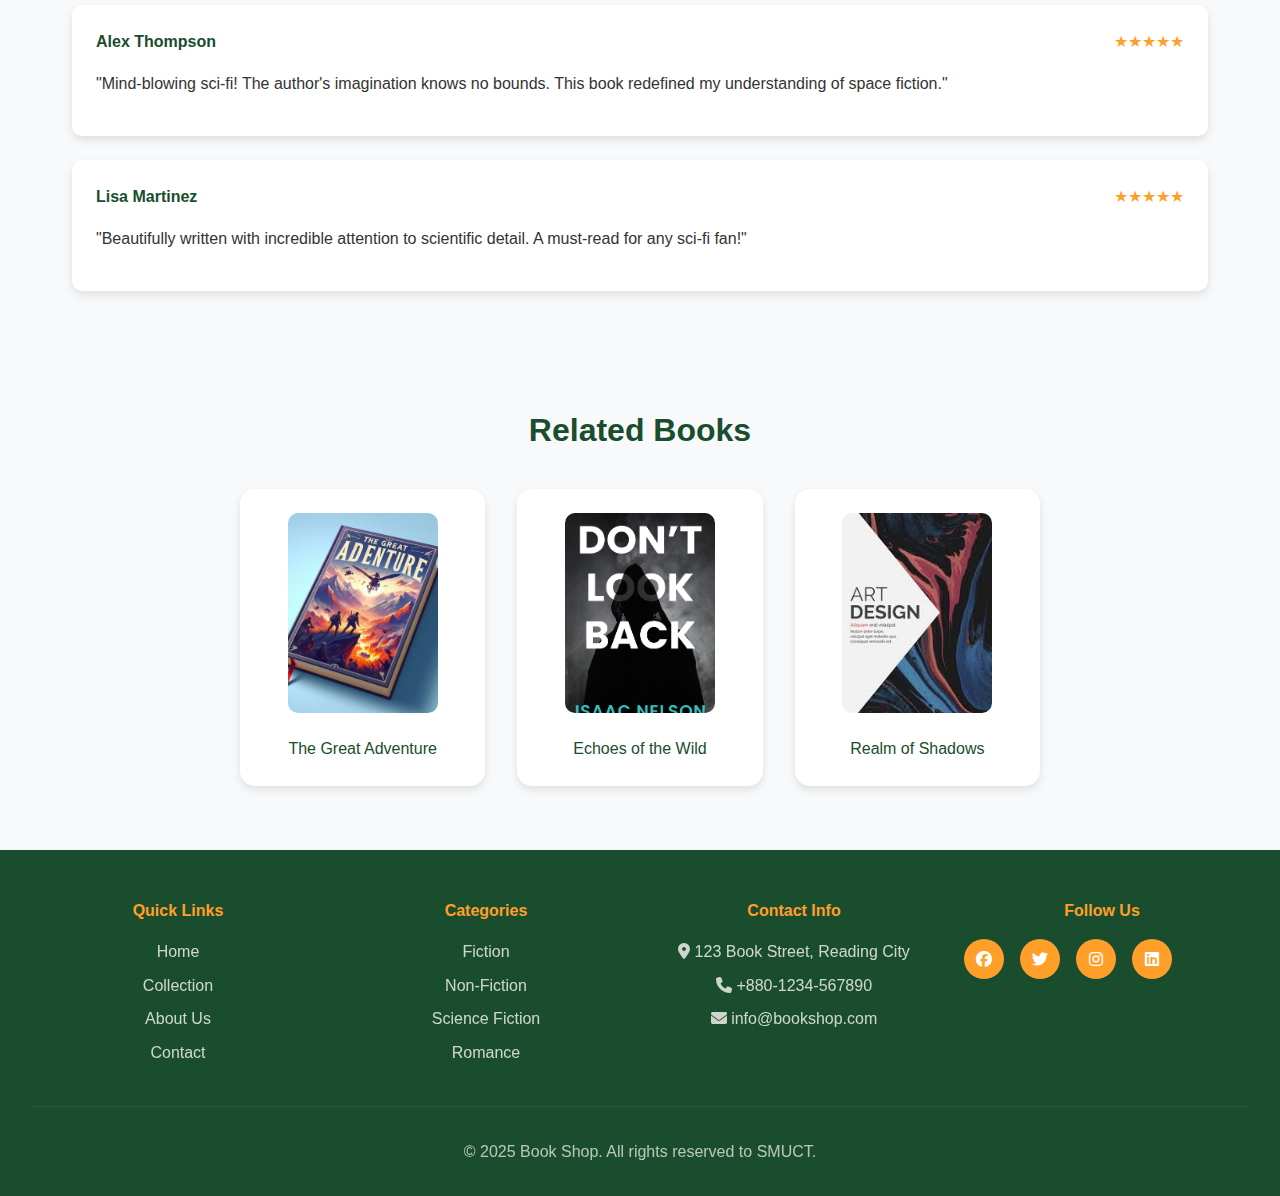
<file: book2.html>
<!DOCTYPE html>
<html lang="en">
<head>
  <meta charset="UTF-8" />
  <meta name="viewport" content="width=device-width, initial-scale=1.0"/>
  <title>Journey Beyond - Book Details</title>
  <link rel="stylesheet" href="style.css" />
  <link rel="stylesheet" href="https://cdnjs.cloudflare.com/ajax/libs/font-awesome/6.4.0/css/all.min.css">
</head>
<body>
  <header>
    <div class="header-content">
      <h1><a href="index.html">📚 Book Shop</a></h1>
      <nav>
        <a href="index.html">Home</a>
        <a href="collection.html">Collection</a>
        <a href="about.html">About Us</a>
        <a href="contact.html">Contact</a>
        <div class="header-actions">
          <button class="theme-toggle" aria-label="Toggle theme">
            <i class="fas fa-moon"></i>
          </button>
          <div class="cart-icon">
            <i class="fas fa-shopping-cart"></i>
            <span class="cart-count">0</span>
          </div>
        </div>
      </nav>
    </div>
  </header>

  <main class="book-details">
    <!-- Breadcrumb -->
    <nav class="breadcrumb">
      <a href="index.html">Home</a>
      <span class="separator"><i class="fas fa-chevron-right"></i></span>
      <a href="collection.html">Collection</a>
      <span class="separator"><i class="fas fa-chevron-right"></i></span>
      <span class="current">Journey Beyond</span>
    </nav>

    <div class="book-detail-container">
      <div class="book-image-section">
        <div class="book-cover">
          <img src="images/book2.jpg" alt="Journey Beyond Cover">
          <div class="book-badges">
            <span class="badge bestseller">Bestseller</span>
          </div>
        </div>
        <div class="book-actions">
          <button class="btn-primary add-to-cart" onclick="addToCart('book2', 'Journey Beyond', '৳520', 'images/book2.jpg')">
            <i class="fas fa-cart-plus"></i> Add to Cart
          </button>
          <button class="btn-secondary add-to-wishlist">
            <i class="fas fa-heart"></i> Add to Wishlist
          </button>
          <button class="btn-secondary share-book">
            <i class="fas fa-share-alt"></i> Share
          </button>
        </div>
      </div>

      <div class="book-info-section">
        <h1 class="book-title">Journey Beyond</h1>
        <p class="book-author">by <a href="#" class="author-link">Jane Smith</a></p>
        
        <div class="book-rating">
          <div class="stars">
            <i class="fas fa-star"></i>
            <i class="fas fa-star"></i>
            <i class="fas fa-star"></i>
            <i class="fas fa-star"></i>
            <i class="fas fa-star"></i>
          </div>
          <span class="rating-text">4.8 out of 5</span>
          <span class="review-count">(180 reviews)</span>
        </div>

        <div class="book-price">
          <span class="current-price">৳520</span>
          <span class="original-price">৳650</span>
          <span class="discount">20% OFF</span>
        </div>

        <div class="book-meta">
          <div class="meta-item">
            <i class="fas fa-book"></i>
            <span class="meta-label">Genre:</span>
            <span class="meta-value">Science Fiction, Adventure</span>
          </div>
          <div class="meta-item">
            <i class="fas fa-calendar"></i>
            <span class="meta-label">Published:</span>
            <span class="meta-value">2024</span>
          </div>
          <div class="meta-item">
            <i class="fas fa-file-alt"></i>
            <span class="meta-label">Pages:</span>
            <span class="meta-value">385</span>
          </div>
          <div class="meta-item">
            <i class="fas fa-language"></i>
            <span class="meta-label">Language:</span>
            <span class="meta-value">English</span>
          </div>
          <div class="meta-item">
            <i class="fas fa-building"></i>
            <span class="meta-label">Publisher:</span>
            <span class="meta-value">Cosmic Publications</span>
          </div>
        </div>

        <div class="book-description">
          <h3>About This Book</h3>
          <p>
            Step into a world where the boundaries between reality and imagination blur. "Journey Beyond" takes readers on an extraordinary voyage through space and time, exploring the deepest mysteries of the universe and the human spirit.
          </p>
          <p>
            With breathtaking descriptions of alien worlds and thought-provoking philosophical questions, this novel challenges our understanding of existence while delivering an unforgettable adventure that will keep you turning pages late into the night.
          </p>
        </div>

        <div class="book-highlights">
          <h3>Key Features</h3>
          <ul>
            <li><i class="fas fa-check"></i> Hugo Award nominee</li>
            <li><i class="fas fa-check"></i> Stunning sci-fi world-building</li>
            <li><i class="fas fa-check"></i> Complex character development</li>
            <li><i class="fas fa-check"></i> Perfect for sci-fi enthusiasts</li>
          </ul>
        </div>
      </div>
    </div>

    <!-- Additional Information Tabs -->
    <div class="book-tabs">
      <div class="tab-buttons">
        <button class="tab-btn active" data-tab="reviews">Reviews</button>
        <button class="tab-btn" data-tab="details">Details</button>
        <button class="tab-btn" data-tab="author">About Author</button>
      </div>
      
      <div class="tab-content">
        <div class="tab-panel active" id="reviews">
          <div class="reviews-section">
            <h3>Customer Reviews</h3>
            <div class="review-item">
              <div class="reviewer-info">
                <strong>Alex Thompson</strong>
                <div class="review-stars">★★★★★</div>
              </div>
              <p>"Mind-blowing sci-fi! The author's imagination knows no bounds. This book redefined my understanding of space fiction."</p>
            </div>
            <div class="review-item">
              <div class="reviewer-info">
                <strong>Lisa Martinez</strong>
                <div class="review-stars">★★★★★</div>
              </div>
              <p>"Beautifully written with incredible attention to scientific detail. A must-read for any sci-fi fan!"</p>
            </div>
          </div>
        </div>
        
        <div class="tab-panel" id="details">
          <div class="details-section">
            <h3>Book Details</h3>
            <table class="details-table">
              <tr><td>ISBN:</td><td>978-1234567891</td></tr>
              <tr><td>Dimensions:</td><td>6 x 9 inches</td></tr>
              <tr><td>Weight:</td><td>1.3 lbs</td></tr>
              <tr><td>Binding:</td><td>Paperback</td></tr>
              <tr><td>Edition:</td><td>1st Edition</td></tr>
            </table>
          </div>
        </div>
        
        <div class="tab-panel" id="author">
          <div class="author-section">
            <h3>About Jane Smith</h3>
            <p>Jane Smith is a renowned science fiction author with a PhD in Astrophysics. Her unique background allows her to blend scientific accuracy with imaginative storytelling, creating worlds that feel both fantastical and believable.</p>
            <p>She has won multiple awards for her contributions to the sci-fi genre and continues to push the boundaries of speculative fiction.</p>
          </div>
        </div>
      </div>
    </div>

    <section class="related-books">
      <h3>Related Books</h3>
      <div class="related-grid">
        <div class="related-item">
          <img src="images/TGA_CoverPage.png" alt="The Great Adventure">
          <p>The Great Adventure</p>
        </div>
        <div class="related-item">
          <img src="images/book3.png" alt="Echoes of the Wild">
          <p>Echoes of the Wild</p>
        </div>
        <div class="related-item">
          <img src="images/book4.jpeg" alt="Realm of Shadows">
          <p>Realm of Shadows</p>
        </div>
      </div>
    </section>
  </main>

  <footer>
    <div class="footer-content">
      <div class="footer-section">
        <h4>Quick Links</h4>
        <ul>
          <li><a href="index.html">Home</a></li>
          <li><a href="collection.html">Collection</a></li>
          <li><a href="about.html">About Us</a></li>
          <li><a href="contact.html">Contact</a></li>
        </ul>
      </div>
      <div class="footer-section">
        <h4>Categories</h4>
        <ul>
          <li><a href="collection.html#fiction">Fiction</a></li>
          <li><a href="collection.html#non-fiction">Non-Fiction</a></li>
          <li><a href="collection.html#sci-fi">Science Fiction</a></li>
          <li><a href="collection.html#romance">Romance</a></li>
        </ul>
      </div>
      <div class="footer-section">
        <h4>Contact Info</h4>
        <p><i class="fas fa-map-marker-alt"></i> 123 Book Street, Reading City</p>
        <p><i class="fas fa-phone"></i> +880-1234-567890</p>
        <p><i class="fas fa-envelope"></i> info@bookshop.com</p>
      </div>
      <div class="footer-section">
        <h4>Follow Us</h4>
        <div class="social-links">
          <a href="#" class="social-link"><i class="fab fa-facebook"></i></a>
          <a href="#" class="social-link"><i class="fab fa-twitter"></i></a>
          <a href="#" class="social-link"><i class="fab fa-instagram"></i></a>
          <a href="#" class="social-link"><i class="fab fa-linkedin"></i></a>
        </div>
      </div>
    </div>
    <div class="footer-bottom">
      <p>&copy; 2025 Book Shop. All rights reserved to SMUCT.</p>
    </div>
  </footer>

  <script src="script.js"></script>
</body>
</html>
</file>
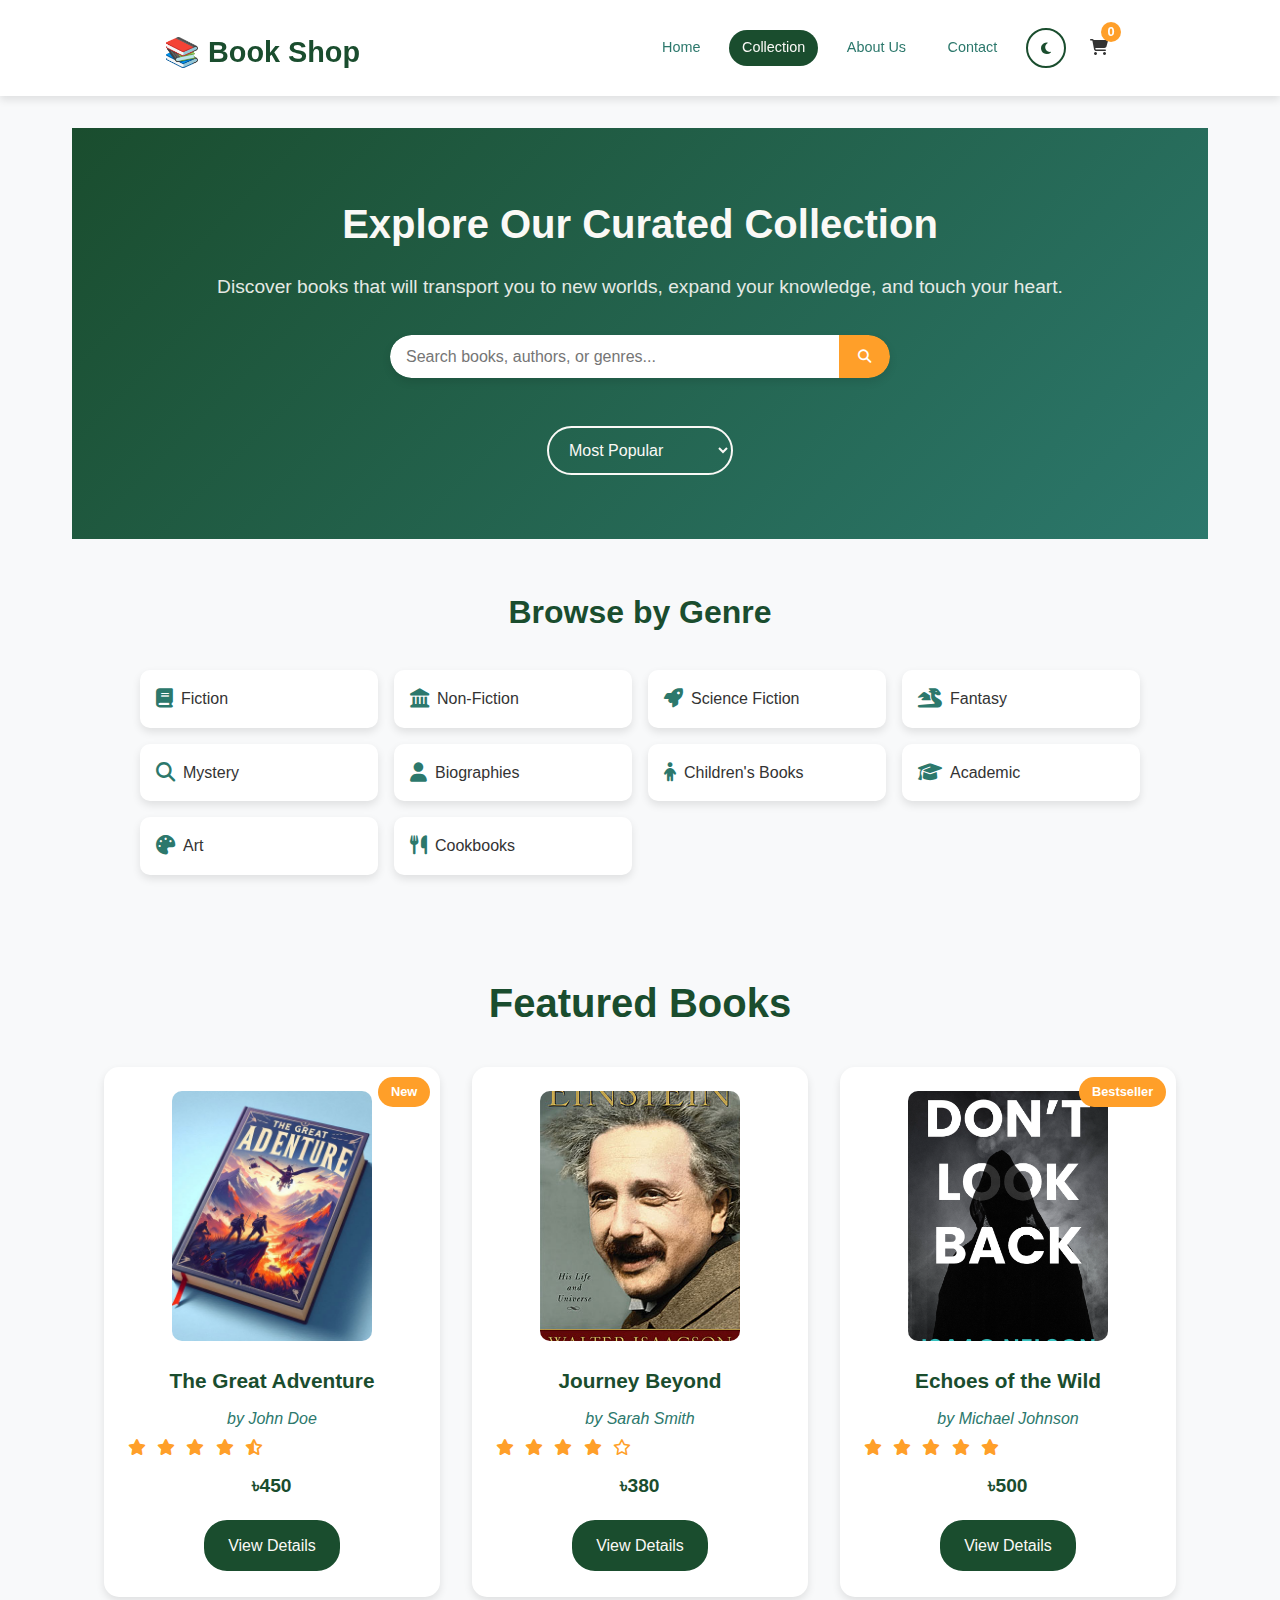
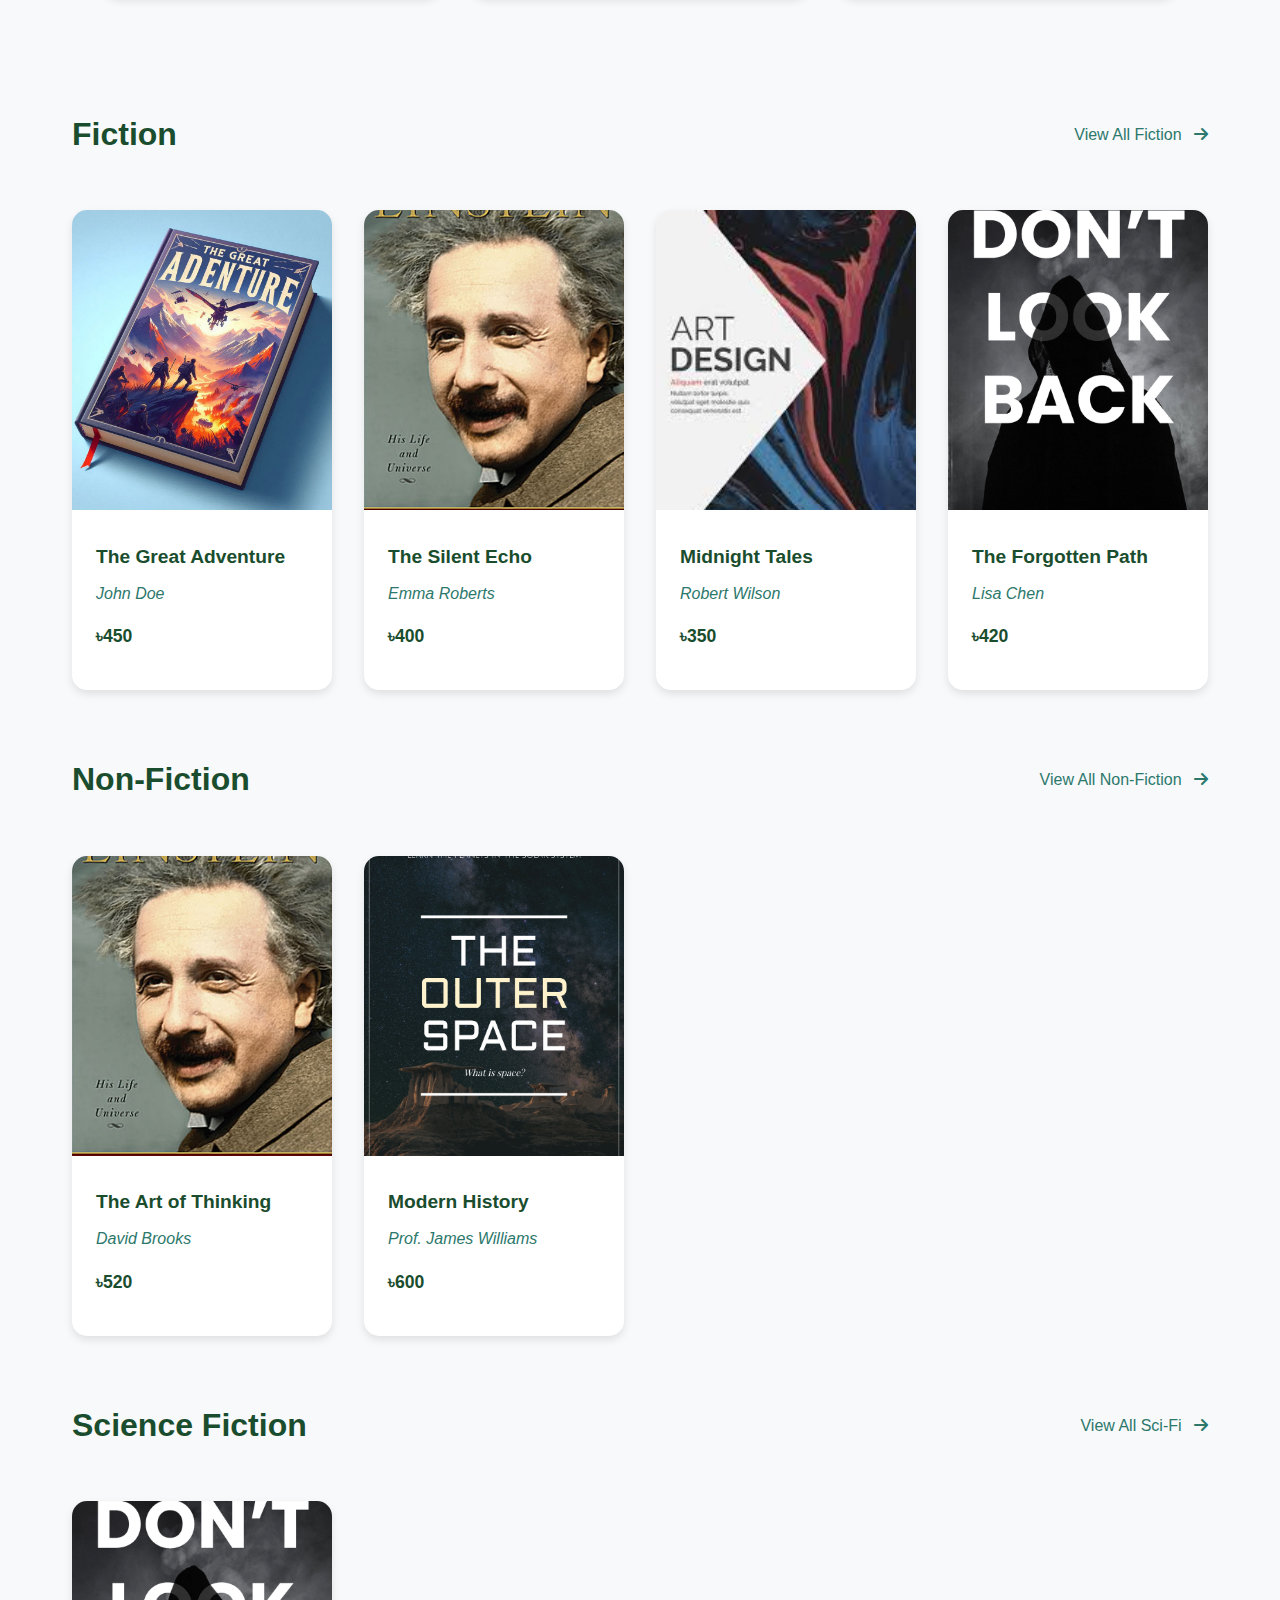
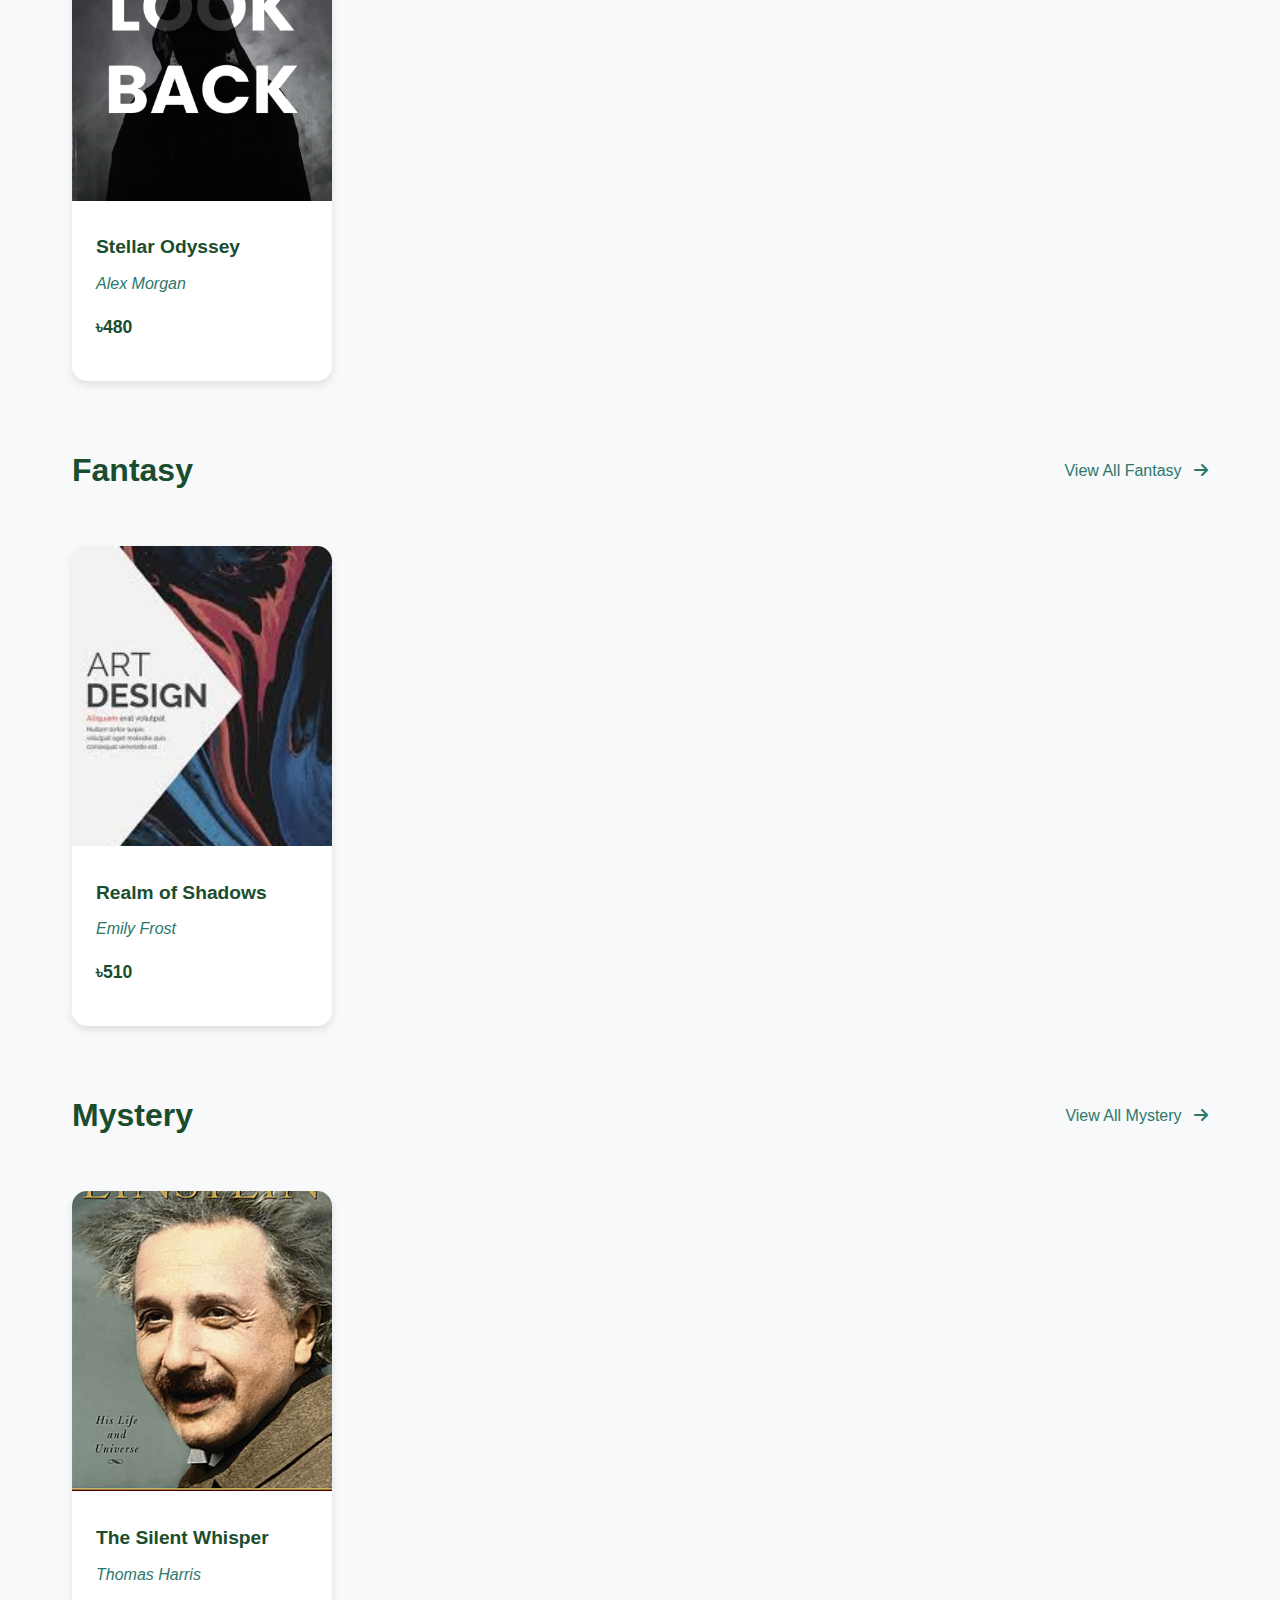
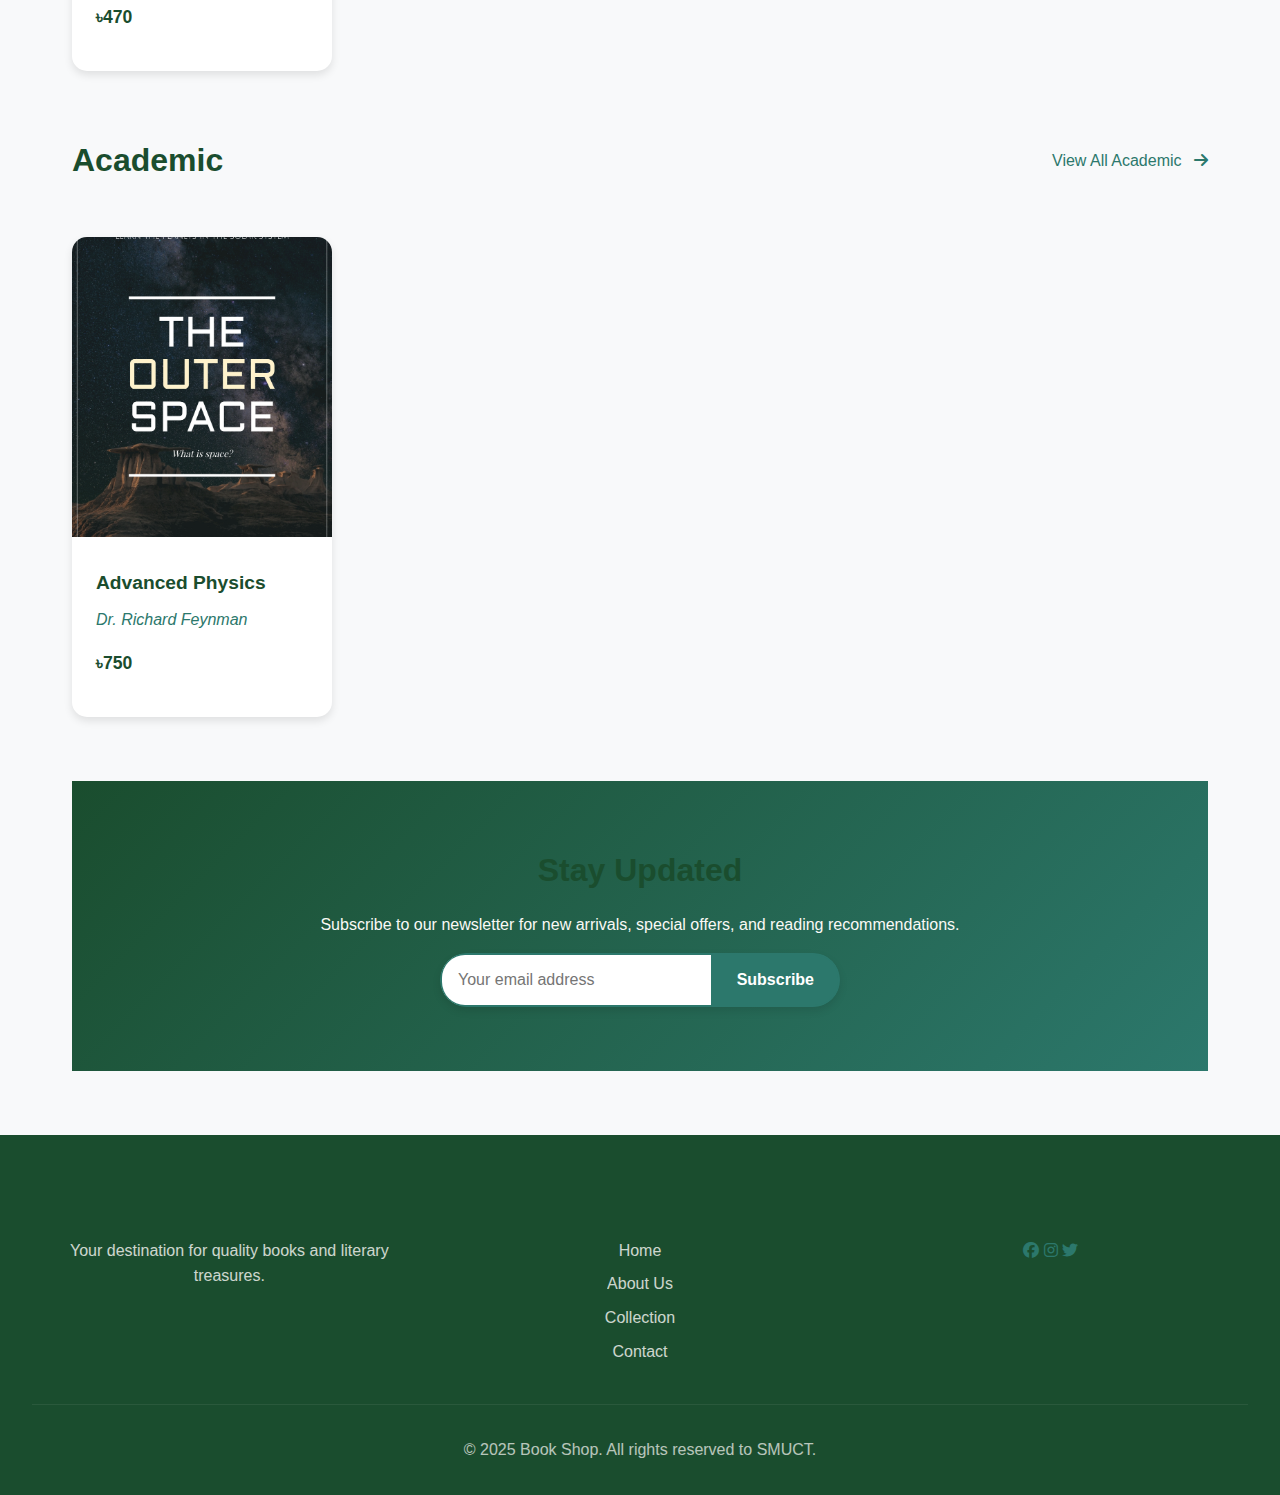
<file: collection.html>
<!DOCTYPE html>
<html lang="en">
<head>
  <meta charset="UTF-8" />
  <meta name="viewport" content="width=device-width, initial-scale=1.0"/>
  <title>Our Book Collection | Book Shop</title>
  <link rel="stylesheet" href="style.css">
  <!-- Font Awesome for icons -->
  <link rel="stylesheet" href="https://cdnjs.cloudflare.com/ajax/libs/font-awesome/6.4.0/css/all.min.css">
</head>
<body>
  <header>
    <div class="header-content">
      <h1><a href="index.html">📚 Book Shop</a></h1>
      <nav>
        <a href="index.html">Home</a>
        <a href="collection.html" class="active">Collection</a>
        <a href="about.html">About Us</a>
        <a href="contact.html">Contact</a>
        <div class="header-actions">
          <button class="theme-toggle" aria-label="Toggle theme">
            <i class="fas fa-moon"></i>
          </button>
          <div class="cart-icon">
            <i class="fas fa-shopping-cart"></i>
            <span class="cart-count">0</span>
          </div>
        </div>
      </nav>
    </div>
  </header>

  <main>
    <!-- Collection Banner -->
    <section class="collection-banner">
      <h2>Explore Our Curated Collection</h2>
      <p>Discover books that will transport you to new worlds, expand your knowledge, and touch your heart.</p>
      
      <!-- Search and Filter Bar -->
      <div class="search-filter">
        <div class="search-box">
          <input type="text" placeholder="Search books, authors, or genres...">
          <button><i class="fas fa-search"></i></button>
        </div>
        <div class="filter-options">
          <select name="sort">
            <option value="popular">Most Popular</option>
            <option value="newest">Newest First</option>
            <option value="price-low">Price: Low to High</option>
            <option value="price-high">Price: High to Low</option>
          </select>
        </div>
      </div>
    </section>

    <!-- Genres Quick Navigation -->
    <section class="genres">
      <h2>Browse by Genre</h2>
      <ul>
        <li><a href="#fiction"><i class="fas fa-book"></i> Fiction</a></li>
        <li><a href="#non-fiction"><i class="fas fa-landmark"></i> Non-Fiction</a></li>
        <li><a href="#sci-fi"><i class="fas fa-rocket"></i> Science Fiction</a></li>
        <li><a href="#fantasy"><i class="fas fa-dragon"></i> Fantasy</a></li>
        <li><a href="#mystery"><i class="fas fa-search"></i> Mystery</a></li>
        <li><a href="#biographies"><i class="fas fa-user"></i> Biographies</a></li>
        <li><a href="#children"><i class="fas fa-child"></i> Children's Books</a></li>
        <li><a href="#academic"><i class="fas fa-graduation-cap"></i> Academic</a></li>
        <li><a href="#art"><i class="fas fa-palette"></i> Art</a></li>
        <li><a href="#cookbooks"><i class="fas fa-utensils"></i> Cookbooks</a></li>
      </ul>
    </section>

    <!-- Featured Books Carousel -->
    <section class="featured-books">
      <h2>Featured Books</h2>
      <div class="book-carousel">
        <div class="book-item">
          <div class="book-badge">New</div>
          <img src="images/TGA_CoverPage.png" alt="The Great Adventure" height="300px" width="300px">
          <h3>The Great Adventure</h3>
          <p class="author">by John Doe</p>
          <div class="rating"><i class="fas fa-star"></i><i class="fas fa-star"></i><i class="fas fa-star"></i><i class="fas fa-star"></i><i class="fas fa-star-half-alt"></i></div>
          <p class="price">৳450</p>
          <a href="book1.html" class="view-details">View Details</a>
        </div>
        <div class="book-item">
          <img src="images/book2.jpg" alt="Journey Beyond" height="300px" width="300px">
          <h3>Journey Beyond</h3>
          <p class="author">by Sarah Smith</p>
          <div class="rating"><i class="fas fa-star"></i><i class="fas fa-star"></i><i class="fas fa-star"></i><i class="fas fa-star"></i><i class="far fa-star"></i></div>
          <p class="price">৳380</p>
          <a href="book2.html" class="view-details">View Details</a>
        </div>
        <div class="book-item">
          <div class="book-badge">Bestseller</div>
          <img src="images/book3.png" alt="Echoes of the Wild" height="300px" width="300px">
          <h3>Echoes of the Wild</h3>
          <p class="author">by Michael Johnson</p>
          <div class="rating"><i class="fas fa-star"></i><i class="fas fa-star"></i><i class="fas fa-star"></i><i class="fas fa-star"></i><i class="fas fa-star"></i></div>
          <p class="price">৳500</p>
          <a href="book3.html" class="view-details">View Details</a>
        </div>
      </div>
    </section>

    <!-- Fiction Books -->
    <section id="fiction" class="book-category">
      <div class="category-header">
        <h2>Fiction</h2>
        <a href="#" class="view-all">View All Fiction <i class="fas fa-arrow-right"></i></a>
      </div>
      <div class="book-grid">
        <div class="book-card">
          <a href="book1.html">
            <img src="images/TGA_CoverPage.png" alt="The Great Adventure">
            <div class="book-info">
              <h3>The Great Adventure</h3>
              <p class="author">John Doe</p>
              <p class="price">৳450</p>
            </div>
          </a>
          <button class="quick-view">Quick View</button>
        </div>
        <div class="book-card">
          <a href="#">
            <img src="images/book2.jpg" alt="The Silent Echo">
            <div class="book-info">
              <h3>The Silent Echo</h3>
              <p class="author">Emma Roberts</p>
              <p class="price">৳400</p>
            </div>
          </a>
          <button class="quick-view">Quick View</button>
        </div>
        <div class="book-card">
          <a href="#">
            <img src="images/book4.jpeg" alt="Midnight Tales">
            <div class="book-info">
              <h3>Midnight Tales</h3>
              <p class="author">Robert Wilson</p>
              <p class="price">৳350</p>
            </div>
          </a>
          <button class="quick-view">Quick View</button>
        </div>
        <div class="book-card">
          <a href="#">
            <img src="images/book3.png" alt="The Forgotten Path">
            <div class="book-info">
              <h3>The Forgotten Path</h3>
              <p class="author">Lisa Chen</p>
              <p class="price">৳420</p>
            </div>
          </a>
          <button class="quick-view">Quick View</button>
        </div>
      </div>
    </section>

    <!-- Non-Fiction -->
    <section id="non-fiction" class="book-category">
      <div class="category-header">
        <h2>Non-Fiction</h2>
        <a href="#" class="view-all">View All Non-Fiction <i class="fas fa-arrow-right"></i></a>
      </div>
      <div class="book-grid">
        <div class="book-card">
          <a href="book2.html">
            <img src="images/book2.jpg" alt="The Art of Thinking">
            <div class="book-info">
              <h3>The Art of Thinking</h3>
              <p class="author">David Brooks</p>
              <p class="price">৳520</p>
            </div>
          </a>
          <button class="quick-view">Quick View</button>
        </div>
        <div class="book-card">
          <a href="#">
            <img src="images/book5.png" alt="Modern History">
            <div class="book-info">
              <h3>Modern History</h3>
              <p class="author">Prof. James Williams</p>
              <p class="price">৳600</p>
            </div>
          </a>
          <button class="quick-view">Quick View</button>
        </div>
      </div>
    </section>

    <!-- Science Fiction -->
    <section id="sci-fi" class="book-category">
      <div class="category-header">
        <h2>Science Fiction</h2>
        <a href="#" class="view-all">View All Sci-Fi <i class="fas fa-arrow-right"></i></a>
      </div>
      <div class="book-grid">
        <div class="book-card">
          <a href="book3.html">
            <img src="images/book3.png" alt="Stellar Odyssey">
            <div class="book-info">
              <h3>Stellar Odyssey</h3>
              <p class="author">Alex Morgan</p>
              <p class="price">৳480</p>
            </div>
          </a>
          <button class="quick-view">Quick View</button>
        </div>
      </div>
    </section>

    <!-- Fantasy -->
    <section id="fantasy" class="book-category">
      <div class="category-header">
        <h2>Fantasy</h2>
        <a href="#" class="view-all">View All Fantasy <i class="fas fa-arrow-right"></i></a>
      </div>
      <div class="book-grid">
        <div class="book-card">
          <a href="book4.html">
            <img src="images/book4.jpeg" alt="Realm of Shadows">
            <div class="book-info">
              <h3>Realm of Shadows</h3>
              <p class="author">Emily Frost</p>
              <p class="price">৳510</p>
            </div>
          </a>
          <button class="quick-view">Quick View</button>
        </div>
      </div>
    </section>

    <!-- Mystery Section -->
    <section id="mystery" class="book-category">
      <div class="category-header">
        <h2>Mystery</h2>
        <a href="#" class="view-all">View All Mystery <i class="fas fa-arrow-right"></i></a>
      </div>
      <div class="book-grid">
        <div class="book-card">
          <a href="#">
            <img src="images/book2.jpg" alt="The Silent Whisper">
            <div class="book-info">
              <h3>The Silent Whisper</h3>
              <p class="author">Thomas Harris</p>
              <p class="price">৳470</p>
            </div>
          </a>
          <button class="quick-view">Quick View</button>
        </div>
      </div>
    </section>

    <!-- Academic -->
    <section id="academic" class="book-category">
      <div class="category-header">
        <h2>Academic</h2>
        <a href="#" class="view-all">View All Academic <i class="fas fa-arrow-right"></i></a>
      </div>
      <div class="book-grid">
        <div class="book-card">
          <a href="book5.html">
            <img src="images/book5.png" alt="Advanced Physics">
            <div class="book-info">
              <h3>Advanced Physics</h3>
              <p class="author">Dr. Richard Feynman</p>
              <p class="price">৳750</p>
            </div>
          </a>
          <button class="quick-view">Quick View</button>
        </div>
      </div>
    </section>

    <!-- Newsletter Subscription -->
    <section class="newsletter">
      <h2>Stay Updated</h2>
      <p>Subscribe to our newsletter for new arrivals, special offers, and reading recommendations.</p>
      <form class="newsletter-form">
        <input type="email" placeholder="Your email address" required>
        <button type="submit">Subscribe</button>
      </form>
    </section>
  </main>

  <footer>
    <div class="footer-content">
      <div class="footer-section">
        <h3>Book Shop</h3>
        <p>Your destination for quality books and literary treasures.</p>
      </div>
      <div class="footer-section">
        <h3>Quick Links</h3>
        <ul>
          <li><a href="index.html">Home</a></li>
          <li><a href="about.html">About Us</a></li>
          <li><a href="collection.html">Collection</a></li>
          <li><a href="contact.html">Contact</a></li>
        </ul>
      </div>
      <div class="footer-section">
        <h3>Connect With Us</h3>
        <div class="social-icons">
          <a href="#"><i class="fab fa-facebook"></i></a>
          <a href="#"><i class="fab fa-instagram"></i></a>
          <a href="#"><i class="fab fa-twitter"></i></a>
        </div>
      </div>
    </div>
    <div class="footer-bottom">
      <p>&copy; 2025 Book Shop. All rights reserved to SMUCT.</p>
    </div>
  </footer>

  <!-- JavaScript for Interaction -->
  <script src="script.js"></script>
  <script>
    // Quick view button functionality
    document.querySelectorAll('.quick-view').forEach(button => {
      button.addEventListener('click', function() {
        alert('Quick view functionality would display a modal with book details here.');
      });
    });
  </script>
</body>
</html>
</file>
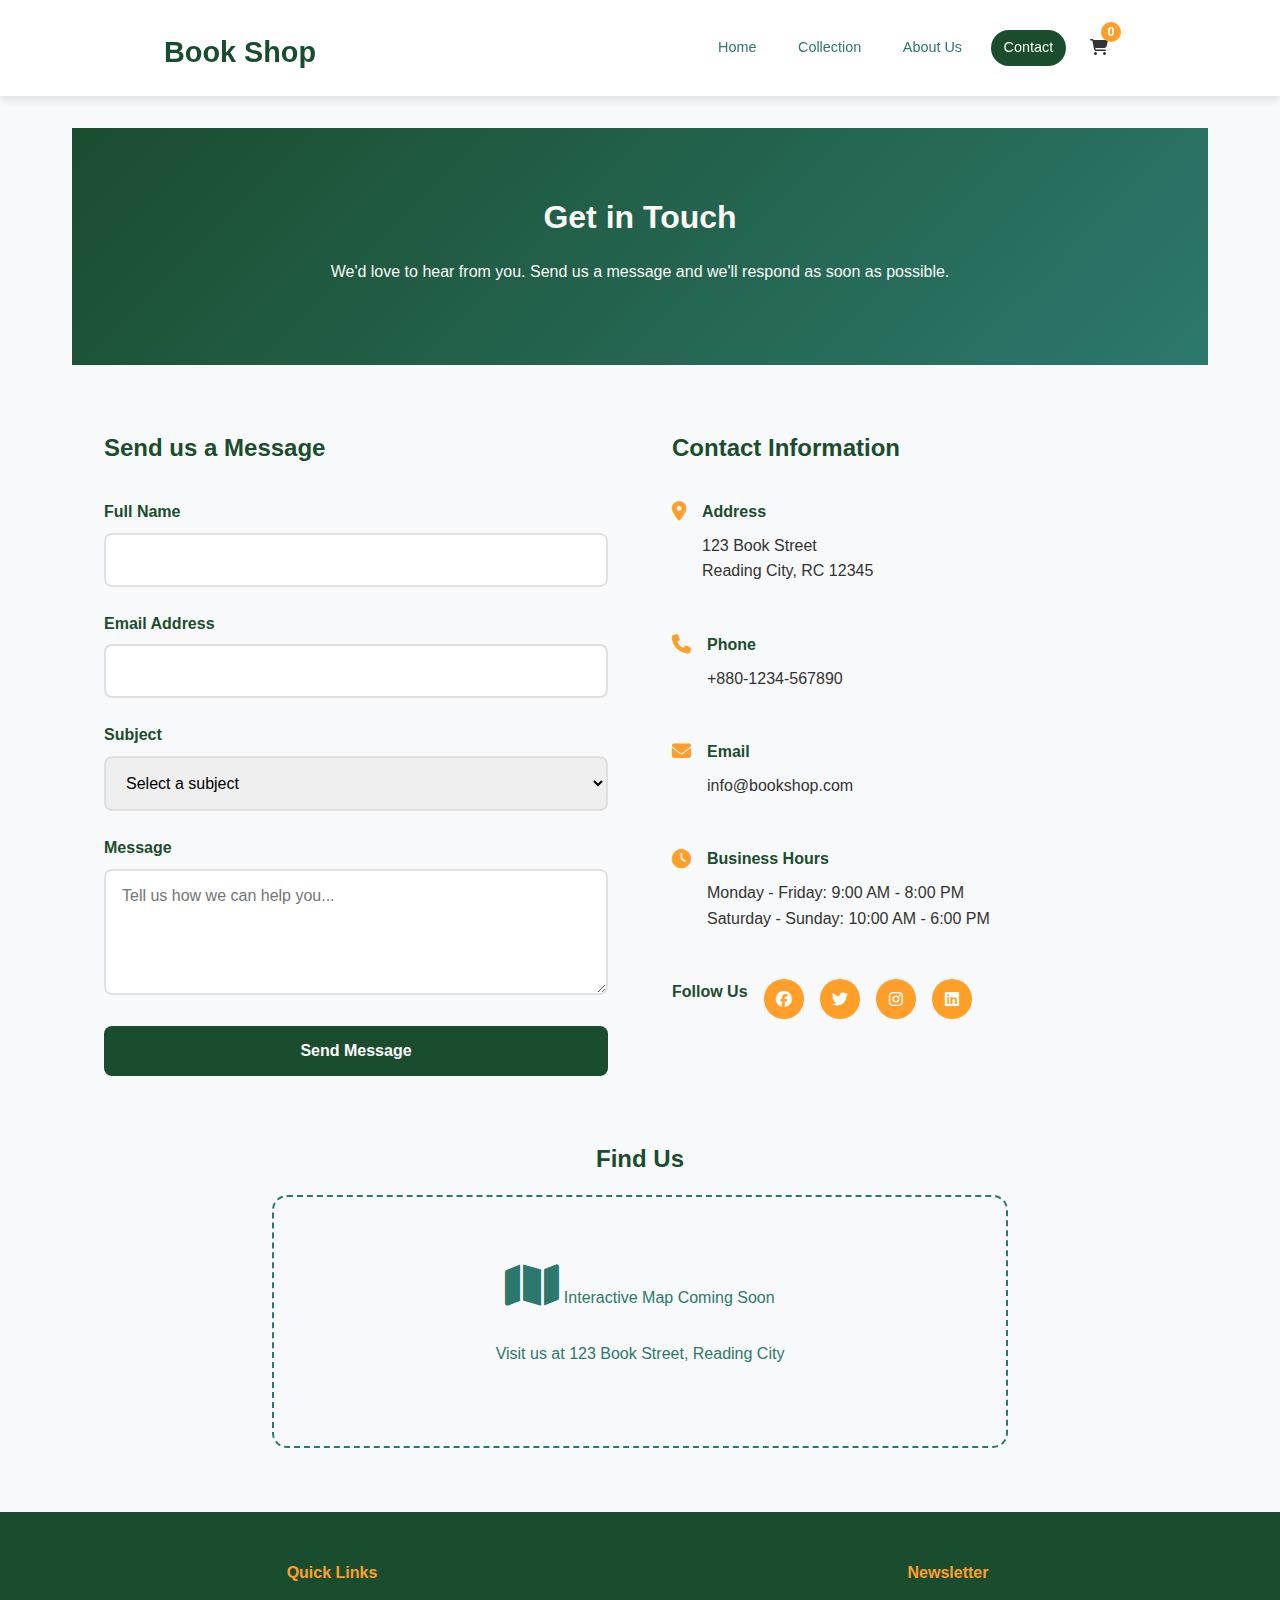
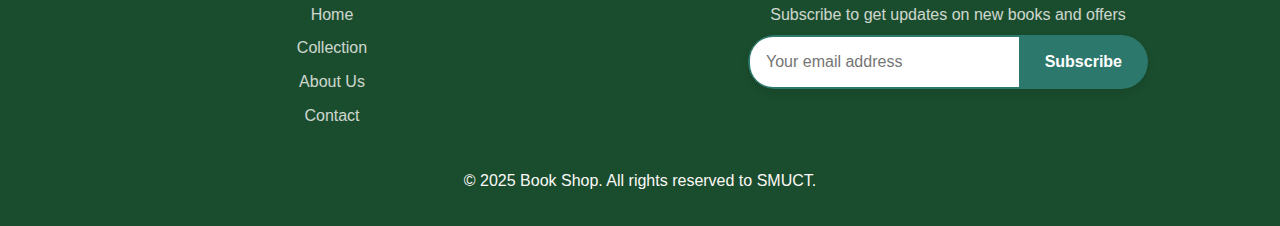
<file: contact.html>
<!DOCTYPE html>
<html lang="en">
<head>
    <meta charset="UTF-8">
    <meta name="viewport" content="width=device-width, initial-scale=1.0">
    <title>Contact Us | Book Shop</title>
    <link rel="stylesheet" href="style.css">
    <link rel="stylesheet" href="https://cdnjs.cloudflare.com/ajax/libs/font-awesome/6.4.0/css/all.min.css">
</head>
<body>
    <header>
        <div class="header-content">
            <h1><a href="index.html">Book Shop</a></h1>
            <nav>
                <a href="index.html">Home</a>
                <a href="collection.html">Collection</a>
                <a href="about.html">About Us</a>
                <a href="contact.html" class="active">Contact</a>
                <div class="cart-icon">
                    <i class="fas fa-shopping-cart"></i>
                    <span class="cart-count">0</span>
                </div>
            </nav>
        </div>
    </header>

    <main>
        <section class="contact-hero">
            <h2>Get in Touch</h2>
            <p>We'd love to hear from you. Send us a message and we'll respond as soon as possible.</p>
        </section>

        <section class="contact-content">
            <div class="contact-form-container">
                <h3>Send us a Message</h3>
                <form class="contact-form" id="contactForm">
                    <div class="form-group">
                        <label for="name">Full Name</label>
                        <input type="text" id="name" name="name" required>
                    </div>
                    <div class="form-group">
                        <label for="email">Email Address</label>
                        <input type="email" id="email" name="email" required>
                    </div>
                    <div class="form-group">
                        <label for="subject">Subject</label>
                        <select id="subject" name="subject" required>
                            <option value="">Select a subject</option>
                            <option value="general">General Inquiry</option>
                            <option value="order">Order Support</option>
                            <option value="book-request">Book Request</option>
                            <option value="feedback">Feedback</option>
                            <option value="other">Other</option>
                        </select>
                    </div>
                    <div class="form-group">
                        <label for="message">Message</label>
                        <textarea id="message" name="message" rows="5" required placeholder="Tell us how we can help you..."></textarea>
                    </div>
                    <button type="submit" class="submit-btn">Send Message</button>
                </form>
            </div>

            <div class="contact-info">
                <h3>Contact Information</h3>
                <div class="info-item">
                    <i class="fas fa-map-marker-alt"></i>
                    <div>
                        <h4>Address</h4>
                        <p>123 Book Street<br>Reading City, RC 12345</p>
                    </div>
                </div>
                <div class="info-item">
                    <i class="fas fa-phone"></i>
                    <div>
                        <h4>Phone</h4>
                        <p>+880-1234-567890</p>
                    </div>
                </div>
                <div class="info-item">
                    <i class="fas fa-envelope"></i>
                    <div>
                        <h4>Email</h4>
                        <p>info@bookshop.com</p>
                    </div>
                </div>
                <div class="info-item">
                    <i class="fas fa-clock"></i>
                    <div>
                        <h4>Business Hours</h4>
                        <p>Monday - Friday: 9:00 AM - 8:00 PM<br>
                           Saturday - Sunday: 10:00 AM - 6:00 PM</p>
                    </div>
                </div>

                <div class="social-links">
                    <h4>Follow Us</h4>
                    <a href="#" class="social-link"><i class="fab fa-facebook"></i></a>
                    <a href="#" class="social-link"><i class="fab fa-twitter"></i></a>
                    <a href="#" class="social-link"><i class="fab fa-instagram"></i></a>
                    <a href="#" class="social-link"><i class="fab fa-linkedin"></i></a>
                </div>
            </div>
        </section>

        <section class="map-section">
            <h3>Find Us</h3>
            <div class="map-placeholder">
                <p><i class="fas fa-map"></i> Interactive Map Coming Soon</p>
                <p>Visit us at 123 Book Street, Reading City</p>
            </div>
        </section>
    </main>

    <footer>
        <div class="footer-content">
            <div class="footer-section">
                <h4>Quick Links</h4>
                <ul>
                    <li><a href="index.html">Home</a></li>
                    <li><a href="collection.html">Collection</a></li>
                    <li><a href="about.html">About Us</a></li>
                    <li><a href="contact.html">Contact</a></li>
                </ul>
            </div>
            <div class="footer-section">
                <h4>Newsletter</h4>
                <p>Subscribe to get updates on new books and offers</p>
                <form class="newsletter-form">
                    <input type="email" placeholder="Your email address">
                    <button type="submit">Subscribe</button>
                </form>
            </div>
        </div>
        <p>&copy; 2025 Book Shop. All rights reserved to SMUCT.</p>
    </footer>

    <script src="script.js"></script>
</body>
</html>
</file>
<file: style.css>
/* ==========================
   Global Styles
========================== */
:root {
  --primary-color: #1a4d2e;
  --secondary-color: #ff9f29;
  --accent-color: #2c786c;
  --text-color: #333;
  --light-text: #faf9f6;
  --background-color: #f8f9fa;
  --card-bg: #ffffff;
  --shadow: 0 4px 8px rgba(0, 0, 0, 0.1);
  --transition: all 0.3s ease;
}

* {
  margin: 0;
  padding: 0;
  box-sizing: border-box;
}

body {
  font-family: 'Segoe UI', Tahoma, Geneva, Verdana, sans-serif;
  line-height: 1.6;
  color: var(--text-color);
  background-color: var(--background-color);
}

a {
  text-decoration: none;
  color: var(--accent-color);
  transition: var(--transition);
}

a:hover {
  color: var(--secondary-color);
}

/* ==========================
   Typography
========================== */
h1, h2, h3, h4 {
  font-weight: 600;
  margin-bottom: 1rem;
  color: var(--primary-color);
}

h1 {
  font-size: 2.5rem;
}

h2 {
  font-size: 2rem;
}

h3 {
  font-size: 1.5rem;
}

p {
  margin-bottom: 1rem;
}

/* ==========================
   Layout Components
========================== */
header {
  background-color: var(--card-bg);
  color: var(--text-color);
  padding: 1rem 0;
  box-shadow: var(--shadow);
  position: sticky;
  top: 0;
  z-index: 1000;
}

header h1 {
  margin-bottom: 0;
  color: var(--primary-color);
}

/* Legacy nav styles - updated to work with new header */
.legacy-nav {
  display: flex;
  justify-content: center;
  background-color: var(--primary-color);
  padding: 0.5rem 0;
}

.legacy-nav a {
  color: var(--light-text);
  margin: 0 1rem;
  padding: 0.5rem 1rem;
  border-radius: 4px;
  font-weight: 500;
}

.legacy-nav a.active {
  background-color: var(--accent-color);
}

.legacy-nav a:hover {
  background-color: var(--accent-color);
}

main {
  max-width: 1200px;
  margin: 2rem auto;
  padding: 0 2rem;
}

section {
  margin-bottom: 4rem;
}

footer {
  background-color: var(--primary-color);
  color: var(--light-text);
  text-align: center;
  padding: 1.5rem;
  margin-top: 2rem;
}

/* ==========================
   Hero Section
========================== */
.hero {
  display: flex;
  align-items: center;
  min-height: 60vh;
  background: linear-gradient(135deg, var(--primary-color), var(--accent-color));
  color: var(--light-text);
  padding: 4rem 2rem;
  margin-bottom: 3rem;
}

.hero-content {
  flex: 1;
  max-width: 600px;
}

.hero-content h2 {
  font-size: 3rem;
  margin-bottom: 1rem;
  color: var(--light-text);
}

.hero-content p {
  font-size: 1.2rem;
  margin-bottom: 2rem;
  opacity: 0.9;
}

.hero-actions {
  display: flex;
  gap: 1rem;
  flex-wrap: wrap;
}

.cta-button {
  padding: 1rem 2rem;
  border-radius: 30px;
  text-decoration: none;
  font-weight: 600;
  transition: var(--transition);
  display: inline-block;
}

.cta-button.primary {
  background-color: var(--secondary-color);
  color: white;
}

.cta-button.secondary {
  background-color: transparent;
  color: var(--light-text);
  border: 2px solid var(--light-text);
}

.cta-button:hover {
  transform: translateY(-2px);
  box-shadow: var(--shadow);
}

.hero-image {
  flex: 1;
  text-align: center;
  font-size: 8rem;
  opacity: 0.3;
}

/* ==========================
   Loader Animation
========================== */
.loader {
  position: fixed;
  top: 0;
  left: 0;
  width: 100%;
  height: 100%;
  background: var(--background-color);
  display: flex;
  justify-content: center;
  align-items: center;
  z-index: 10000;
  transition: opacity 0.3s ease;
}

.loader.fade-out {
  opacity: 0;
}

.loader-content {
  text-align: center;
  color: var(--primary-color);
}

.loader-content i {
  font-size: 3rem;
  margin-bottom: 1rem;
  animation: bounce 1s infinite;
}

@keyframes bounce {
  0%, 20%, 50%, 80%, 100% { transform: translateY(0); }
  40% { transform: translateY(-20px); }
  60% { transform: translateY(-10px); }
}

/* ==========================
   Search and Filter Bar
========================== */
.search-filter {
  display: flex;
  flex-direction: column;
  gap: 1rem;
  margin-top: 2rem;
  max-width: 800px;
  margin-left: auto;
  margin-right: auto;
}

.search-box {
  display: flex;
  width: 100%;
}

.search-box input {
  flex-grow: 1;
  padding: 0.8rem;
  border: none;
  border-radius: 4px 0 0 4px;
  font-size: 1rem;
}

.search-box button {
  background-color: var(--secondary-color);
  border: none;
  border-radius: 0 4px 4px 0;
  padding: 0 1rem;
  cursor: pointer;
}

.filter-options select {
  width: 100%;
  padding: 0.8rem;
  border: none;
  border-radius: 4px;
  background-color: white;
  font-size: 1rem;
}

/* ==========================
   Featured Books Section
========================== */
.featured-books {
  padding: 3rem 2rem;
  max-width: 1200px;
  margin: 0 auto;
}

.featured-books h2 {
  text-align: center;
  margin-bottom: 3rem;
  font-size: 2.5rem;
}

.books-grid {
  display: grid;
  grid-template-columns: repeat(auto-fit, minmax(300px, 1fr));
  gap: 2rem;
  margin-bottom: 2rem;
}

.book-card {
  background-color: var(--card-bg);
  border-radius: 15px;
  overflow: hidden;
  box-shadow: var(--shadow);
  transition: var(--transition);
  position: relative;
}

.book-card:hover {
  transform: translateY(-5px);
  box-shadow: 0 8px 25px rgba(0, 0, 0, 0.15);
}

.book-cover {
  position: relative;
  overflow: hidden;
  height: 250px;
}

.book-cover img {
  width: 100%;
  height: 100%;
  object-fit: cover;
  transition: var(--transition);
}

.book-overlay {
  position: absolute;
  top: 0;
  left: 0;
  right: 0;
  bottom: 0;
  background: rgba(0, 0, 0, 0.7);
  display: flex;
  align-items: center;
  justify-content: center;
  opacity: 0;
  transition: var(--transition);
}

.book-card:hover .book-overlay {
  opacity: 1;
}

.view-details {
  color: white;
  text-decoration: none;
  padding: 0.5rem 1rem;
  border: 2px solid white;
  border-radius: 25px;
  transition: var(--transition);
}

.view-details:hover {
  background-color: white;
  color: var(--primary-color);
}

.book-info {
  padding: 1.5rem;
}

.book-info h3 {
  margin-bottom: 0.5rem;
  color: var(--primary-color);
}

.author {
  color: var(--accent-color);
  margin-bottom: 1rem;
  font-style: italic;
}

.rating {
  display: flex;
  align-items: center;
  gap: 0.5rem;
  margin-bottom: 1rem;
}

.stars {
  color: var(--secondary-color);
  font-size: 1.2rem;
}

.rating-text {
  color: #666;
  font-size: 0.9rem;
}

.price {
  font-size: 1.2rem;
  font-weight: bold;
  color: var(--primary-color);
  margin-bottom: 1rem;
}

.add-to-cart-btn {
  width: 100%;
  padding: 0.8rem;
  background-color: var(--secondary-color);
  color: white;
  border: none;
  border-radius: 8px;
  cursor: pointer;
  font-weight: 600;
  transition: var(--transition);
}

.add-to-cart-btn:hover {
  background-color: var(--accent-color);
  transform: translateY(-1px);
}

.section-footer {
  text-align: center;
}

.view-all-btn {
  display: inline-flex;
  align-items: center;
  gap: 0.5rem;
  padding: 1rem 2rem;
  background-color: var(--primary-color);
  color: white;
  text-decoration: none;
  border-radius: 30px;
  transition: var(--transition);
}

.view-all-btn:hover {
  background-color: var(--accent-color);
  transform: translateY(-2px);
}

/* ==========================
   Enhanced Header
========================== */
.header-content {
  display: flex;
  justify-content: space-between;
  align-items: center;
  max-width: 1000px;
  margin: 0 auto;
  padding: 0 1.5rem;
}

header h1 a {
  color: var(--primary-color);
  text-decoration: none;
  font-size: 1.8rem;
  font-weight: 700;
}

nav {
  display: flex;
  align-items: center;
  gap: 1rem;
}

nav a {
  position: relative;
  padding: 0.4rem 0.8rem;
  border-radius: 20px;
  transition: var(--transition);
  font-size: 0.9rem;
}

nav a:hover,
nav a.active {
  background-color: var(--primary-color);
  color: var(--light-text);
}

.header-actions {
  display: flex;
  align-items: center;
  gap: 1rem;
}

/* Theme Toggle */
.theme-toggle {
  background: none;
  border: 2px solid var(--primary-color);
  border-radius: 50%;
  width: 40px;
  height: 40px;
  cursor: pointer;
  color: var(--primary-color);
  transition: var(--transition);
}

.theme-toggle:hover {
  background-color: var(--primary-color);
  color: var(--light-text);
}

/* Cart Icon */
.cart-icon {
  position: relative;
  cursor: pointer;
  padding: 0.5rem;
  border-radius: 50%;
  transition: var(--transition);
}

.cart-icon:hover {
  background-color: var(--secondary-color);
  color: var(--light-text);
}

.cart-count {
  position: absolute;
  top: -5px;
  right: -5px;
  background-color: var(--secondary-color);
  color: white;
  border-radius: 50%;
  width: 20px;
  height: 20px;
  display: flex;
  align-items: center;
  justify-content: center;
  font-size: 0.8rem;
  font-weight: bold;
}

/* ==========================
   Quick Search Section
========================== */
.quick-search {
  padding: 3rem 2rem;
  background-color: var(--card-bg);
  margin-bottom: 3rem;
}

.search-container {
  max-width: 800px;
  margin: 0 auto;
  text-align: center;
}

.search-container h3 {
  margin-bottom: 2rem;
  color: var(--primary-color);
}

.search-box {
  display: flex;
  max-width: 500px;
  margin: 0 auto 2rem;
  box-shadow: var(--shadow);
  border-radius: 30px;
  overflow: hidden;
}

.search-box input {
  flex: 1;
  padding: 1rem 1.5rem;
  border: none;
  font-size: 1rem;
  outline: none;
}

.search-box button {
  background-color: var(--primary-color);
  color: white;
  border: none;
  padding: 1rem 1.5rem;
  cursor: pointer;
  transition: var(--transition);
}

.search-box button:hover {
  background-color: var(--accent-color);
}

.quick-filters {
  display: flex;
  gap: 1rem;
  justify-content: center;
  flex-wrap: wrap;
}

.filter-btn {
  padding: 0.5rem 1.5rem;
  border: 2px solid var(--primary-color);
  background: transparent;
  color: var(--primary-color);
  border-radius: 25px;
  cursor: pointer;
  transition: var(--transition);
}

.filter-btn:hover,
.filter-btn.active {
  background-color: var(--primary-color);
  color: white;
}

/* ==========================
   Why Choose Us Section
========================== */
.why-choose-us {
  padding: 4rem 2rem;
  background-color: var(--background-color);
}

.why-choose-us h2 {
  text-align: center;
  margin-bottom: 3rem;
  font-size: 2.5rem;
}

.features-grid {
  display: grid;
  grid-template-columns: repeat(auto-fit, minmax(250px, 1fr));
  gap: 2rem;
  max-width: 1000px;
  margin: 0 auto;
}

.feature-card {
  background-color: var(--card-bg);
  padding: 2rem;
  border-radius: 15px;
  text-align: center;
  box-shadow: var(--shadow);
  transition: var(--transition);
}

.feature-card:hover {
  transform: translateY(-5px);
}

.feature-card i {
  font-size: 3rem;
  color: var(--secondary-color);
  margin-bottom: 1rem;
}

.feature-card h3 {
  margin-bottom: 1rem;
  color: var(--primary-color);
}

/* ==========================
   Enhanced About Section
========================== */
.about-us {
  padding: 4rem 2rem;
  max-width: 1000px;
  margin: 0 auto;
  text-align: center;
}

.about-content h2 {
  font-size: 2.5rem;
  margin-bottom: 2rem;
}

.about-content p {
  font-size: 1.1rem;
  margin-bottom: 3rem;
  line-height: 1.8;
}

.stats {
  display: grid;
  grid-template-columns: repeat(auto-fit, minmax(150px, 1fr));
  gap: 2rem;
  margin-bottom: 3rem;
}

.stat {
  text-align: center;
}

.stat-number {
  display: block;
  font-size: 2.5rem;
  font-weight: bold;
  color: var(--secondary-color);
}

.stat-label {
  color: var(--accent-color);
  font-size: 0.9rem;
}

.learn-more-btn {
  display: inline-block;
  padding: 1rem 2rem;
  background-color: var(--primary-color);
  color: white;
  text-decoration: none;
  border-radius: 30px;
  transition: var(--transition);
}

.learn-more-btn:hover {
  background-color: var(--accent-color);
  transform: translateY(-2px);
}

/* ==========================
   Newsletter Section
========================== */
.newsletter {
  background: linear-gradient(135deg, var(--primary-color), var(--accent-color));
  color: var(--light-text);
  padding: 4rem 2rem;
  text-align: center;
}

.newsletter-content h2 {
  color: var(--light-text);
  margin-bottom: 1rem;
}

.newsletter-content p {
  margin-bottom: 2rem;
  opacity: 0.9;
}

.newsletter-form {
  display: flex;
  max-width: 400px;
  margin: 0 auto;
  gap: 0;
  border-radius: 30px;
  overflow: hidden;
  box-shadow: var(--shadow);
}

.newsletter-form input {
  flex: 1;
  padding: 1rem 1.5rem;
  border: none;
  outline: none;
  font-size: 1rem;
}

.newsletter-form button {
  background-color: var(--secondary-color);
  color: white;
  border: none;
  padding: 1rem 1.5rem;
  cursor: pointer;
  font-weight: 600;
  transition: var(--transition);
}

.newsletter-form button:hover {
  background-color: rgba(255, 159, 41, 0.8);
}

/* ==========================
   Enhanced Footer
========================== */
footer {
  background-color: var(--primary-color);
  color: var(--light-text);
  padding: 3rem 2rem 1rem;
}

.footer-content {
  display: grid;
  grid-template-columns: repeat(auto-fit, minmax(250px, 1fr));
  gap: 2rem;
  max-width: 1200px;
  margin: 0 auto 2rem;
}

.footer-section h4 {
  color: var(--secondary-color);
  margin-bottom: 1rem;
}

.footer-section ul {
  list-style: none;
}

.footer-section ul li {
  margin-bottom: 0.5rem;
}

.footer-section ul li a {
  color: var(--light-text);
  opacity: 0.8;
  transition: var(--transition);
}

.footer-section ul li a:hover {
  opacity: 1;
  color: var(--secondary-color);
}

.footer-section p {
  margin-bottom: 0.5rem;
  opacity: 0.8;
}

.social-links {
  display: flex;
  gap: 1rem;
  margin-top: 1rem;
}

.social-link {
  display: flex;
  align-items: center;
  justify-content: center;
  width: 40px;
  height: 40px;
  background-color: var(--secondary-color);
  color: white;
  border-radius: 50%;
  transition: var(--transition);
}

.social-link:hover {
  background-color: var(--accent-color);
  transform: translateY(-2px);
}

.footer-bottom {
  text-align: center;
  padding-top: 2rem;
  border-top: 1px solid rgba(255, 255, 255, 0.1);
  opacity: 0.7;
}

/* ==========================
   Contact Page Styles
========================== */
.contact-hero {
  background: linear-gradient(135deg, var(--primary-color), var(--accent-color));
  color: var(--light-text);
  text-align: center;
  padding: 4rem 2rem;
}

.contact-hero h2 {
  color: var(--light-text);
  margin-bottom: 1rem;
}

.contact-content {
  display: grid;
  grid-template-columns: 1fr 1fr;
  gap: 4rem;
  max-width: 1200px;
  margin: 4rem auto;
  padding: 0 2rem;
}

.contact-form-container h3 {
  margin-bottom: 2rem;
  color: var(--primary-color);
}

.form-group {
  margin-bottom: 1.5rem;
}

.form-group label {
  display: block;
  margin-bottom: 0.5rem;
  color: var(--primary-color);
  font-weight: 600;
}

.form-group input,
.form-group select,
.form-group textarea {
  width: 100%;
  padding: 1rem;
  border: 2px solid #e0e0e0;
  border-radius: 8px;
  font-size: 1rem;
  transition: var(--transition);
  font-family: inherit;
}

.form-group input:focus,
.form-group select:focus,
.form-group textarea:focus {
  outline: none;
  border-color: var(--primary-color);
  box-shadow: 0 0 0 3px rgba(26, 77, 46, 0.1);
}

.submit-btn {
  background-color: var(--primary-color);
  color: white;
  padding: 1rem 2rem;
  border: none;
  border-radius: 8px;
  cursor: pointer;
  font-size: 1rem;
  font-weight: 600;
  transition: var(--transition);
  width: 100%;
}

.submit-btn:hover {
  background-color: var(--accent-color);
  transform: translateY(-1px);
}

.contact-info h3 {
  margin-bottom: 2rem;
  color: var(--primary-color);
}

.info-item {
  display: flex;
  align-items: flex-start;
  gap: 1rem;
  margin-bottom: 2rem;
}

.info-item i {
  color: var(--secondary-color);
  font-size: 1.2rem;
  margin-top: 0.2rem;
}

.info-item h4 {
  margin-bottom: 0.5rem;
  color: var(--primary-color);
}

.map-section {
  max-width: 800px;
  margin: 4rem auto;
  padding: 0 2rem;
  text-align: center;
}

.map-placeholder {
  background-color: var(--background-color);
  border: 2px dashed var(--accent-color);
  border-radius: 15px;
  padding: 4rem 2rem;
  color: var(--accent-color);
}

.map-placeholder i {
  font-size: 3rem;
  margin-bottom: 1rem;
}

/* ==========================
   Notification System
========================== */
.notification {
  position: fixed;
  top: 20px;
  right: 20px;
  background-color: var(--primary-color);
  color: white;
  padding: 1rem 1.5rem;
  border-radius: 8px;
  box-shadow: var(--shadow);
  z-index: 1000;
  animation: slideIn 0.3s ease;
}

.notification.fade-out {
  animation: slideOut 0.3s ease;
}

@keyframes slideIn {
  from { transform: translateX(100%); opacity: 0; }
  to { transform: translateX(0); opacity: 1; }
}

@keyframes slideOut {
  from { transform: translateX(0); opacity: 1; }
  to { transform: translateX(100%); opacity: 0; }
}

.notification-content {
  display: flex;
  align-items: center;
  gap: 0.5rem;
}

/* ==========================
   Back to Top Button
========================== */
.back-to-top {
  position: fixed;
  bottom: 30px;
  right: 30px;
  background-color: var(--secondary-color);
  color: white;
  border: none;
  border-radius: 50%;
  width: 50px;
  height: 50px;
  cursor: pointer;
  box-shadow: var(--shadow);
  transition: var(--transition);
  opacity: 0;
  visibility: hidden;
  z-index: 1000;
}

.back-to-top.visible {
  opacity: 1;
  visibility: visible;
}

.back-to-top:hover {
  background-color: var(--primary-color);
  transform: translateY(-2px);
}

/* ==========================
   Mobile Menu
========================== */
.mobile-menu-toggle {
  display: none;
  background: none;
  border: none;
  font-size: 1.5rem;
  color: var(--primary-color);
  cursor: pointer;
}

/* ==========================
   Dark Theme Support
========================== */
[data-theme="dark"] {
  --primary-color: #2c8f5c;
  --text-color: #e0e0e0;
  --background-color: #1a1a1a;
  --card-bg: #2d2d2d;
  --light-text: #f5f5f5;
}

/* ==========================
   Enhanced Responsive Design
========================== */
@media (max-width: 768px) {
  .header-content {
    flex-direction: column;
    gap: 1rem;
    padding: 1rem;
  }
  
  .mobile-menu-toggle {
    display: block;
    position: absolute;
    top: 1rem;
    right: 1rem;
  }
  
  nav {
    flex-direction: column;
    width: 100%;
    max-height: 0;
    overflow: hidden;
    transition: max-height 0.3s ease;
  }
  
  nav.mobile-menu-open {
    max-height: 300px;
  }
  
  .hero {
    flex-direction: column;
    text-align: center;
    padding: 2rem 1rem;
  }
  
  .hero-content h2 {
    font-size: 2rem;
  }
  
  .hero-actions {
    justify-content: center;
  }
  
  .books-grid {
    grid-template-columns: 1fr;
  }
  
  .features-grid {
    grid-template-columns: 1fr;
  }
  
  .contact-content {
    grid-template-columns: 1fr;
    gap: 2rem;
  }
  
  .newsletter-form {
    flex-direction: column;
    border-radius: 8px;
  }
  
  .newsletter-form input,
  .newsletter-form button {
    border-radius: 8px;
  }
  
  .footer-content {
    grid-template-columns: 1fr;
    text-align: center;
  }
  
  .stats {
    grid-template-columns: repeat(2, 1fr);
  }
}

@media (max-width: 480px) {
  .hero-content h2 {
    font-size: 1.5rem;
  }
  
  .cta-button {
    padding: 0.8rem 1.5rem;
    font-size: 0.9rem;
  }
  
  .search-box {
    border-radius: 8px;
  }
  
  .search-box input,
  .search-box button {
    border-radius: 8px;
  }
  
  .stats {
    grid-template-columns: 1fr;
  }
}

/* About Page Specific Styles */
.about-hero {
  background: linear-gradient(135deg, var(--primary-color), var(--accent-color));
  color: var(--light-text);
  text-align: center;
  padding: 4rem 2rem;
}

.about-hero h2 {
  color: var(--light-text);
  font-size: 3rem;
  margin-bottom: 1rem;
}

.about-hero p {
  font-size: 1.3rem;
  opacity: 0.9;
}

.about-story {
  max-width: 1000px;
  margin: 4rem auto;
  padding: 0 2rem;
}

.story-content h3 {
  text-align: center;
  font-size: 2.5rem;
  margin-bottom: 2rem;
  color: var(--primary-color);
}

.story-content p {
  font-size: 1.1rem;
  line-height: 1.8;
  margin-bottom: 1.5rem;
  text-align: justify;
}

.mission-vision {
  display: grid;
  grid-template-columns: 1fr 1fr;
  gap: 3rem;
  margin-top: 3rem;
}

.mission, .vision {
  background-color: var(--card-bg);
  padding: 2rem;
  border-radius: 15px;
  box-shadow: var(--shadow);
}

.mission h4, .vision h4 {
  color: var(--primary-color);
  margin-bottom: 1rem;
  display: flex;
  align-items: center;
  gap: 0.5rem;
}

.mission h4 i, .vision h4 i {
  color: var(--secondary-color);
}

.team-section {
  background-color: var(--background-color);
  padding: 4rem 2rem;
}

.team-section h3 {
  text-align: center;
  font-size: 2.5rem;
  margin-bottom: 3rem;
  color: var(--primary-color);
}

.team-grid {
  display: grid;
  grid-template-columns: repeat(auto-fit, minmax(300px, 1fr));
  gap: 2rem;
  max-width: 1000px;
  margin: 0 auto;
}

.team-member {
  background-color: var(--card-bg);
  padding: 2rem;
  border-radius: 15px;
  text-align: center;
  box-shadow: var(--shadow);
  transition: var(--transition);
}

.team-member:hover {
  transform: translateY(-5px);
}

.member-photo {
  margin-bottom: 1rem;
}

.member-photo i {
  font-size: 4rem;
  color: var(--accent-color);
}

.team-member h4 {
  color: var(--primary-color);
  margin-bottom: 0.5rem;
}

.role {
  color: var(--secondary-color);
  font-weight: 600;
  margin-bottom: 1rem;
}

.values-section {
  max-width: 1200px;
  margin: 4rem auto;
  padding: 0 2rem;
}

.values-section h3 {
  text-align: center;
  font-size: 2.5rem;
  margin-bottom: 3rem;
  color: var(--primary-color);
}

.values-grid {
  display: grid;
  grid-template-columns: repeat(auto-fit, minmax(250px, 1fr));
  gap: 2rem;
}

.value-card {
  background-color: var(--card-bg);
  padding: 2rem;
  border-radius: 15px;
  text-align: center;
  box-shadow: var(--shadow);
  transition: var(--transition);
}

.value-card:hover {
  transform: translateY(-5px);
}

.value-card i {
  font-size: 3rem;
  color: var(--secondary-color);
  margin-bottom: 1rem;
}

.value-card h4 {
  color: var(--primary-color);
  margin-bottom: 1rem;
}

.achievements-section {
  background-color: var(--background-color);
  padding: 4rem 2rem;
  text-align: center;
}

.achievements-section h3 {
  font-size: 2.5rem;
  margin-bottom: 3rem;
  color: var(--primary-color);
}

.achievements-stats {
  display: grid;
  grid-template-columns: repeat(auto-fit, minmax(200px, 1fr));
  gap: 2rem;
  max-width: 800px;
  margin: 0 auto;
}

.achievement {
  text-align: center;
}

.achievement-number {
  display: block;
  font-size: 3rem;
  font-weight: bold;
  color: var(--secondary-color);
}

.achievement-label {
  color: var(--accent-color);
  font-size: 1.1rem;
}

.cta-section {
  max-width: 800px;
  margin: 4rem auto;
  padding: 3rem 2rem;
  text-align: center;
  background-color: var(--card-bg);
  border-radius: 20px;
  box-shadow: var(--shadow);
}

.cta-section h3 {
  color: var(--primary-color);
  margin-bottom: 1rem;
}

.cta-section p {
  font-size: 1.1rem;
  margin-bottom: 2rem;
}

.cta-actions {
  display: flex;
  gap: 1rem;
  justify-content: center;
  flex-wrap: wrap;
}

/* ==========================
   Collection Page Styles
========================== */

/* Collection Banner */
.collection-banner {
  background: linear-gradient(135deg, var(--primary-color), var(--accent-color));
  color: var(--light-text);
  padding: 4rem 2rem;
  text-align: center;
  margin-bottom: 3rem;
}

.collection-banner h2 {
  font-size: 2.5rem;
  margin-bottom: 1rem;
  color: var(--light-text);
}

.collection-banner p {
  font-size: 1.2rem;
  margin-bottom: 2rem;
  opacity: 0.9;
}

/* Search and Filter Bar */
.search-filter {
  display: flex;
  justify-content: center;
  align-items: center;
  gap: 1rem;
  max-width: 800px;
  margin: 0 auto;
  flex-wrap: wrap;
}

.search-box {
  display: flex;
  flex: 1;
  min-width: 300px;
}

.search-box input {
  flex: 1;
  padding: 0.8rem 1rem;
  border: none;
  border-radius: 25px 0 0 25px;
  font-size: 1rem;
  outline: none;
}

.search-box button {
  padding: 0.8rem 1.2rem;
  background-color: var(--secondary-color);
  color: white;
  border: none;
  border-radius: 0 25px 25px 0;
  cursor: pointer;
  transition: var(--transition);
}

.search-box button:hover {
  background-color: #e8890a;
}

.filter-options select {
  padding: 0.8rem 1rem;
  border: 2px solid var(--light-text);
  border-radius: 25px;
  background-color: transparent;
  color: var(--light-text);
  font-size: 1rem;
  outline: none;
  cursor: pointer;
}

.filter-options select option {
  color: var(--text-color);
  background-color: var(--card-bg);
}

/* Genres Navigation */
.genres {
  margin-bottom: 3rem;
}

.genres h2 {
  text-align: center;
  margin-bottom: 2rem;
  color: var(--primary-color);
}

.genres ul {
  display: grid;
  grid-template-columns: repeat(auto-fit, minmax(200px, 1fr));
  gap: 1rem;
  list-style: none;
  max-width: 1000px;
  margin: 0 auto;
  padding: 0;
}

.genres li {
  background-color: var(--card-bg);
  border-radius: 10px;
  box-shadow: var(--shadow);
  transition: var(--transition);
}

.genres li:hover {
  transform: translateY(-3px);
  box-shadow: 0 6px 20px rgba(0, 0, 0, 0.15);
}

.genres li a {
  display: flex;
  align-items: center;
  padding: 1rem;
  text-decoration: none;
  color: var(--text-color);
  font-weight: 500;
}

.genres li a i {
  margin-right: 0.5rem;
  color: var(--accent-color);
  font-size: 1.2rem;
}

.genres li a:hover {
  color: var(--primary-color);
}

/* Featured Books Carousel */
.featured-books {
  margin-bottom: 4rem;
}

.featured-books h2 {
  text-align: center;
  margin-bottom: 2rem;
  color: var(--primary-color);
}

.book-carousel {
  display: grid;
  grid-template-columns: repeat(auto-fit, minmax(280px, 1fr));
  gap: 2rem;
  max-width: 1200px;
  margin: 0 auto;
}

.book-item {
  background-color: var(--card-bg);
  border-radius: 15px;
  padding: 1.5rem;
  text-align: center;
  box-shadow: var(--shadow);
  transition: var(--transition);
  position: relative;
}

.book-item:hover {
  transform: translateY(-5px);
  box-shadow: 0 8px 25px rgba(0, 0, 0, 0.15);
}

.book-badge {
  position: absolute;
  top: 10px;
  right: 10px;
  background-color: var(--secondary-color);
  color: white;
  padding: 0.3rem 0.8rem;
  border-radius: 15px;
  font-size: 0.8rem;
  font-weight: 600;
}

.book-item img {
  width: 100%;
  max-width: 200px;
  height: 250px;
  object-fit: cover;
  border-radius: 10px;
  margin-bottom: 1rem;
}

.book-item h3 {
  color: var(--primary-color);
  margin-bottom: 0.5rem;
  font-size: 1.3rem;
}

.book-item .author {
  color: var(--accent-color);
  margin-bottom: 0.5rem;
  font-style: italic;
}

.book-item .rating {
  margin-bottom: 1rem;
}

.book-item .rating i {
  color: var(--secondary-color);
  margin-right: 0.2rem;
}

.book-item .price {
  font-size: 1.2rem;
  font-weight: 600;
  color: var(--primary-color);
  margin-bottom: 1rem;
}

.book-item .view-details {
  display: inline-block;
  padding: 0.8rem 1.5rem;
  background-color: var(--primary-color);
  color: var(--light-text);
  text-decoration: none;
  border-radius: 25px;
  transition: var(--transition);
}

.book-item .view-details:hover {
  background-color: var(--accent-color);
  transform: translateY(-2px);
}

/* Book Categories */
.book-category {
  margin-bottom: 4rem;
}

.category-header {
  display: flex;
  justify-content: space-between;
  align-items: center;
  margin-bottom: 2rem;
  padding-bottom: 1rem;
  border-bottom: 2px solid var(--background-color);
}

.category-header h2 {
  color: var(--primary-color);
  margin-bottom: 0;
}

.view-all {
  color: var(--accent-color);
  text-decoration: none;
  font-weight: 500;
  transition: var(--transition);
}

.view-all:hover {
  color: var(--secondary-color);
}

.view-all i {
  margin-left: 0.5rem;
}

/* Book Grid */
.book-grid {
  display: grid;
  grid-template-columns: repeat(auto-fill, minmax(250px, 1fr));
  gap: 2rem;
}

.book-card {
  background-color: var(--card-bg);
  border-radius: 15px;
  overflow: hidden;
  box-shadow: var(--shadow);
  transition: var(--transition);
  position: relative;
}

.book-card:hover {
  transform: translateY(-5px);
  box-shadow: 0 8px 25px rgba(0, 0, 0, 0.15);
}

.book-card img {
  width: 100%;
  height: 300px;
  object-fit: cover;
}

.book-info {
  padding: 1.5rem;
}

.book-info h3 {
  color: var(--primary-color);
  margin-bottom: 0.5rem;
  font-size: 1.2rem;
}

.book-info .author {
  color: var(--accent-color);
  margin-bottom: 1rem;
  font-style: italic;
}

.book-info .price {
  font-size: 1.1rem;
  font-weight: 600;
  color: var(--primary-color);
}

.book-card a {
  text-decoration: none;
  color: inherit;
}

.quick-view {
  position: absolute;
  bottom: 1rem;
  right: 1rem;
  background-color: var(--secondary-color);
  color: white;
  border: none;
  padding: 0.5rem 1rem;
  border-radius: 20px;
  cursor: pointer;
  font-size: 0.9rem;
  transition: var(--transition);
  opacity: 0;
  transform: translateY(10px);
}

.book-card:hover .quick-view {
  opacity: 1;
  transform: translateY(0);
}

.quick-view:hover {
  background-color: #e8890a;
  transform: translateY(-2px);
}

/* Newsletter Section in Collection Page */
.collection-banner + main .newsletter {
  background-color: var(--background-color);
  padding: 3rem 2rem;
  text-align: center;
  border-radius: 15px;
  margin-top: 4rem;
}

.collection-banner + main .newsletter h2 {
  color: var(--primary-color);
  margin-bottom: 1rem;
}

.collection-banner + main .newsletter p {
  margin-bottom: 2rem;
  color: var(--text-color);
}

.newsletter-form {
  display: flex;
  justify-content: center;
  gap: 0;
  max-width: 400px;
  margin: 0 auto;
}

.newsletter-form input {
  flex: 1;
  padding: 1rem;
  border: 2px solid var(--accent-color);
  border-right: none;
  border-radius: 25px 0 0 25px;
  outline: none;
  font-size: 1rem;
}

.newsletter-form button {
  padding: 1rem 1.5rem;
  background-color: var(--accent-color);
  color: white;
  border: 2px solid var(--accent-color);
  border-radius: 0 25px 25px 0;
  cursor: pointer;
  font-size: 1rem;
  transition: var(--transition);
}

.newsletter-form button:hover {
  background-color: var(--primary-color);
  border-color: var(--primary-color);
}

/* ==========================
   Book Detail Pages Styles
========================== */

/* Breadcrumb Navigation */
.breadcrumb {
  display: flex;
  align-items: center;
  gap: 0.5rem;
  margin-bottom: 2rem;
  padding: 1rem 0;
  font-size: 0.9rem;
}

.breadcrumb a {
  color: var(--accent-color);
  text-decoration: none;
  transition: var(--transition);
}

.breadcrumb a:hover {
  color: var(--primary-color);
}

.breadcrumb .separator {
  color: var(--text-color);
  opacity: 0.6;
  font-size: 0.8rem;
}

.breadcrumb .current {
  color: var(--text-color);
  font-weight: 500;
}

/* Book Detail Container */
.book-details {
  max-width: 1200px;
  margin: 2rem auto;
  padding: 0 2rem;
}

.book-detail-container {
  display: grid;
  grid-template-columns: 1fr 2fr;
  gap: 4rem;
  margin-bottom: 4rem;
}

/* Book Image Section */
.book-image-section {
  position: sticky;
  top: 6rem;
  height: fit-content;
}

.book-cover {
  position: relative;
  margin-bottom: 2rem;
  text-align: center;
}

.book-cover img {
  width: 100%;
  max-width: 400px;
  height: auto;
  border-radius: 15px;
  box-shadow: 0 10px 30px rgba(0, 0, 0, 0.2);
  transition: var(--transition);
}

.book-cover img:hover {
  transform: scale(1.02);
}

.book-badges {
  position: absolute;
  top: 1rem;
  right: 1rem;
  display: flex;
  flex-direction: column;
  gap: 0.5rem;
}

.badge {
  padding: 0.3rem 0.8rem;
  border-radius: 15px;
  font-size: 0.8rem;
  font-weight: 600;
  color: white;
  text-align: center;
}

.badge.bestseller {
  background-color: var(--secondary-color);
}

.badge.new {
  background-color: var(--accent-color);
}

/* Book Actions */
.book-actions {
  display: flex;
  flex-direction: column;
  gap: 1rem;
}

.btn-primary, .btn-secondary {
  padding: 1rem 1.5rem;
  border: none;
  border-radius: 25px;
  font-size: 1rem;
  font-weight: 600;
  cursor: pointer;
  transition: var(--transition);
  display: flex;
  align-items: center;
  justify-content: center;
  gap: 0.5rem;
}

.btn-primary {
  background-color: var(--primary-color);
  color: white;
}

.btn-primary:hover {
  background-color: var(--accent-color);
  transform: translateY(-2px);
}

.btn-secondary {
  background-color: transparent;
  color: var(--primary-color);
  border: 2px solid var(--primary-color);
}

.btn-secondary:hover {
  background-color: var(--primary-color);
  color: white;
  transform: translateY(-2px);
}

/* Book Information Section */
.book-info-section {
  padding: 1rem 0;
}

.book-title {
  font-size: 2.5rem;
  color: var(--primary-color);
  margin-bottom: 0.5rem;
  line-height: 1.2;
}

.book-author {
  font-size: 1.2rem;
  margin-bottom: 1.5rem;
  color: var(--text-color);
}

.author-link {
  color: var(--accent-color);
  text-decoration: none;
  font-weight: 500;
}

.author-link:hover {
  color: var(--primary-color);
  text-decoration: underline;
}

/* Rating Section */
.book-rating {
  display: flex;
  align-items: center;
  gap: 1rem;
  margin-bottom: 2rem;
}

.stars {
  color: var(--secondary-color);
  font-size: 1.2rem;
}

.rating-text {
  font-weight: 600;
  color: var(--primary-color);
}

.review-count {
  color: var(--text-color);
  opacity: 0.8;
}

/* Price Section */
.book-price {
  display: flex;
  align-items: center;
  gap: 1rem;
  margin-bottom: 2rem;
  padding: 1rem;
  background-color: var(--background-color);
  border-radius: 10px;
}

.current-price {
  font-size: 2rem;
  font-weight: bold;
  color: var(--primary-color);
}

.original-price {
  font-size: 1.2rem;
  color: var(--text-color);
  text-decoration: line-through;
  opacity: 0.6;
}

.discount {
  background-color: var(--secondary-color);
  color: white;
  padding: 0.3rem 0.8rem;
  border-radius: 15px;
  font-size: 0.9rem;
  font-weight: 600;
}

/* Book Meta Information */
.book-meta {
  margin-bottom: 2rem;
}

.meta-item {
  display: flex;
  align-items: center;
  gap: 0.5rem;
  margin-bottom: 0.8rem;
  padding: 0.5rem 0;
}

.meta-item i {
  color: var(--accent-color);
  width: 20px;
}

.meta-label {
  font-weight: 600;
  color: var(--primary-color);
  min-width: 80px;
}

.meta-value {
  color: var(--text-color);
}

/* Book Description */
.book-description {
  margin-bottom: 2rem;
}

.book-description h3 {
  color: var(--primary-color);
  margin-bottom: 1rem;
  font-size: 1.5rem;
}

.book-description p {
  line-height: 1.8;
  margin-bottom: 1rem;
  color: var(--text-color);
}

/* Book Highlights */
.book-highlights {
  background-color: var(--background-color);
  padding: 1.5rem;
  border-radius: 10px;
  margin-bottom: 2rem;
}

.book-highlights h3 {
  color: var(--primary-color);
  margin-bottom: 1rem;
}

.book-highlights ul {
  list-style: none;
  padding: 0;
}

.book-highlights li {
  display: flex;
  align-items: center;
  gap: 0.5rem;
  margin-bottom: 0.5rem;
  color: var(--text-color);
}

.book-highlights li i {
  color: var(--accent-color);
}

/* Tabs Section */
.book-tabs {
  margin-top: 4rem;
}

.tab-buttons {
  display: flex;
  gap: 0;
  margin-bottom: 2rem;
  border-bottom: 2px solid var(--background-color);
}

.tab-btn {
  padding: 1rem 2rem;
  background: none;
  border: none;
  font-size: 1rem;
  font-weight: 500;
  color: var(--text-color);
  cursor: pointer;
  transition: var(--transition);
  border-bottom: 3px solid transparent;
}

.tab-btn.active {
  color: var(--primary-color);
  border-bottom-color: var(--primary-color);
}

.tab-btn:hover {
  color: var(--primary-color);
  background-color: var(--background-color);
}

.tab-content {
  min-height: 300px;
}

.tab-panel {
  display: none;
}

.tab-panel.active {
  display: block;
}

/* Reviews Section */
.reviews-section h3 {
  color: var(--primary-color);
  margin-bottom: 2rem;
}

.review-item {
  background-color: var(--card-bg);
  padding: 1.5rem;
  border-radius: 10px;
  margin-bottom: 1.5rem;
  box-shadow: var(--shadow);
}

.reviewer-info {
  display: flex;
  align-items: center;
  justify-content: space-between;
  margin-bottom: 1rem;
}

.reviewer-info strong {
  color: var(--primary-color);
}

.review-stars {
  color: var(--secondary-color);
}

.review-item p {
  color: var(--text-color);
  line-height: 1.6;
}

/* Details Section */
.details-section h3 {
  color: var(--primary-color);
  margin-bottom: 2rem;
}

.details-table {
  width: 100%;
  background-color: var(--card-bg);
  border-radius: 10px;
  overflow: hidden;
  box-shadow: var(--shadow);
}

.details-table tr {
  border-bottom: 1px solid var(--background-color);
}

.details-table tr:last-child {
  border-bottom: none;
}

.details-table td {
  padding: 1rem 1.5rem;
  color: var(--text-color);
}

.details-table td:first-child {
  font-weight: 600;
  color: var(--primary-color);
  background-color: var(--background-color);
  width: 30%;
}

/* Author Section */
.author-section h3 {
  color: var(--primary-color);
  margin-bottom: 1.5rem;
}

.author-section p {
  line-height: 1.8;
  margin-bottom: 1rem;
  color: var(--text-color);
}

/* Related Books Section */
.related-books {
  margin-top: 4rem;
  padding-top: 3rem;
  border-top: 2px solid var(--background-color);
}

.related-books h3 {
  text-align: center;
  color: var(--primary-color);
  margin-bottom: 2rem;
  font-size: 2rem;
}

.related-grid {
  display: grid;
  grid-template-columns: repeat(auto-fit, minmax(200px, 1fr));
  gap: 2rem;
  max-width: 800px;
  margin: 0 auto;
}

.related-item {
  background-color: var(--card-bg);
  border-radius: 15px;
  padding: 1.5rem;
  text-align: center;
  box-shadow: var(--shadow);
  transition: var(--transition);
}

.related-item:hover {
  transform: translateY(-5px);
  box-shadow: 0 8px 25px rgba(0, 0, 0, 0.15);
}

.related-item img {
  width: 100%;
  max-width: 150px;
  height: 200px;
  object-fit: cover;
  border-radius: 10px;
  margin-bottom: 1rem;
}

.related-item p {
  color: var(--primary-color);
  font-weight: 500;
  margin: 0;
}

/* Responsive Design for Book Details */
@media (max-width: 968px) {
  .book-detail-container {
    grid-template-columns: 1fr;
    gap: 2rem;
  }
  
  .book-image-section {
    position: static;
    order: 1;
  }
  
  .book-info-section {
    order: 2;
  }
  
  .book-cover {
    max-width: 300px;
    margin: 0 auto 2rem;
  }
  
  .book-actions {
    flex-direction: row;
    justify-content: center;
    flex-wrap: wrap;
  }
  
  .btn-primary, .btn-secondary {
    flex: 1;
    min-width: 150px;
  }
}

@media (max-width: 768px) {
  .book-details {
    padding: 0 1rem;
  }
  
  .book-title {
    font-size: 2rem;
  }
  
  .book-price {
    flex-direction: column;
    align-items: flex-start;
    gap: 0.5rem;
  }
  
  .tab-buttons {
    flex-wrap: wrap;
  }
  
  .tab-btn {
    padding: 0.8rem 1rem;
    font-size: 0.9rem;
  }
  
  .related-grid {
    grid-template-columns: repeat(auto-fit, minmax(150px, 1fr));
  }
}

@media (max-width: 480px) {
  .breadcrumb {
    font-size: 0.8rem;
  }
  
  .book-actions {
    flex-direction: column;
  }
  
  .btn-primary, .btn-secondary {
    width: 100%;
  }
  
  .current-price {
    font-size: 1.5rem;
  }
  
  .book-detail-container {
    gap: 1.5rem;
  }
}
</file>
